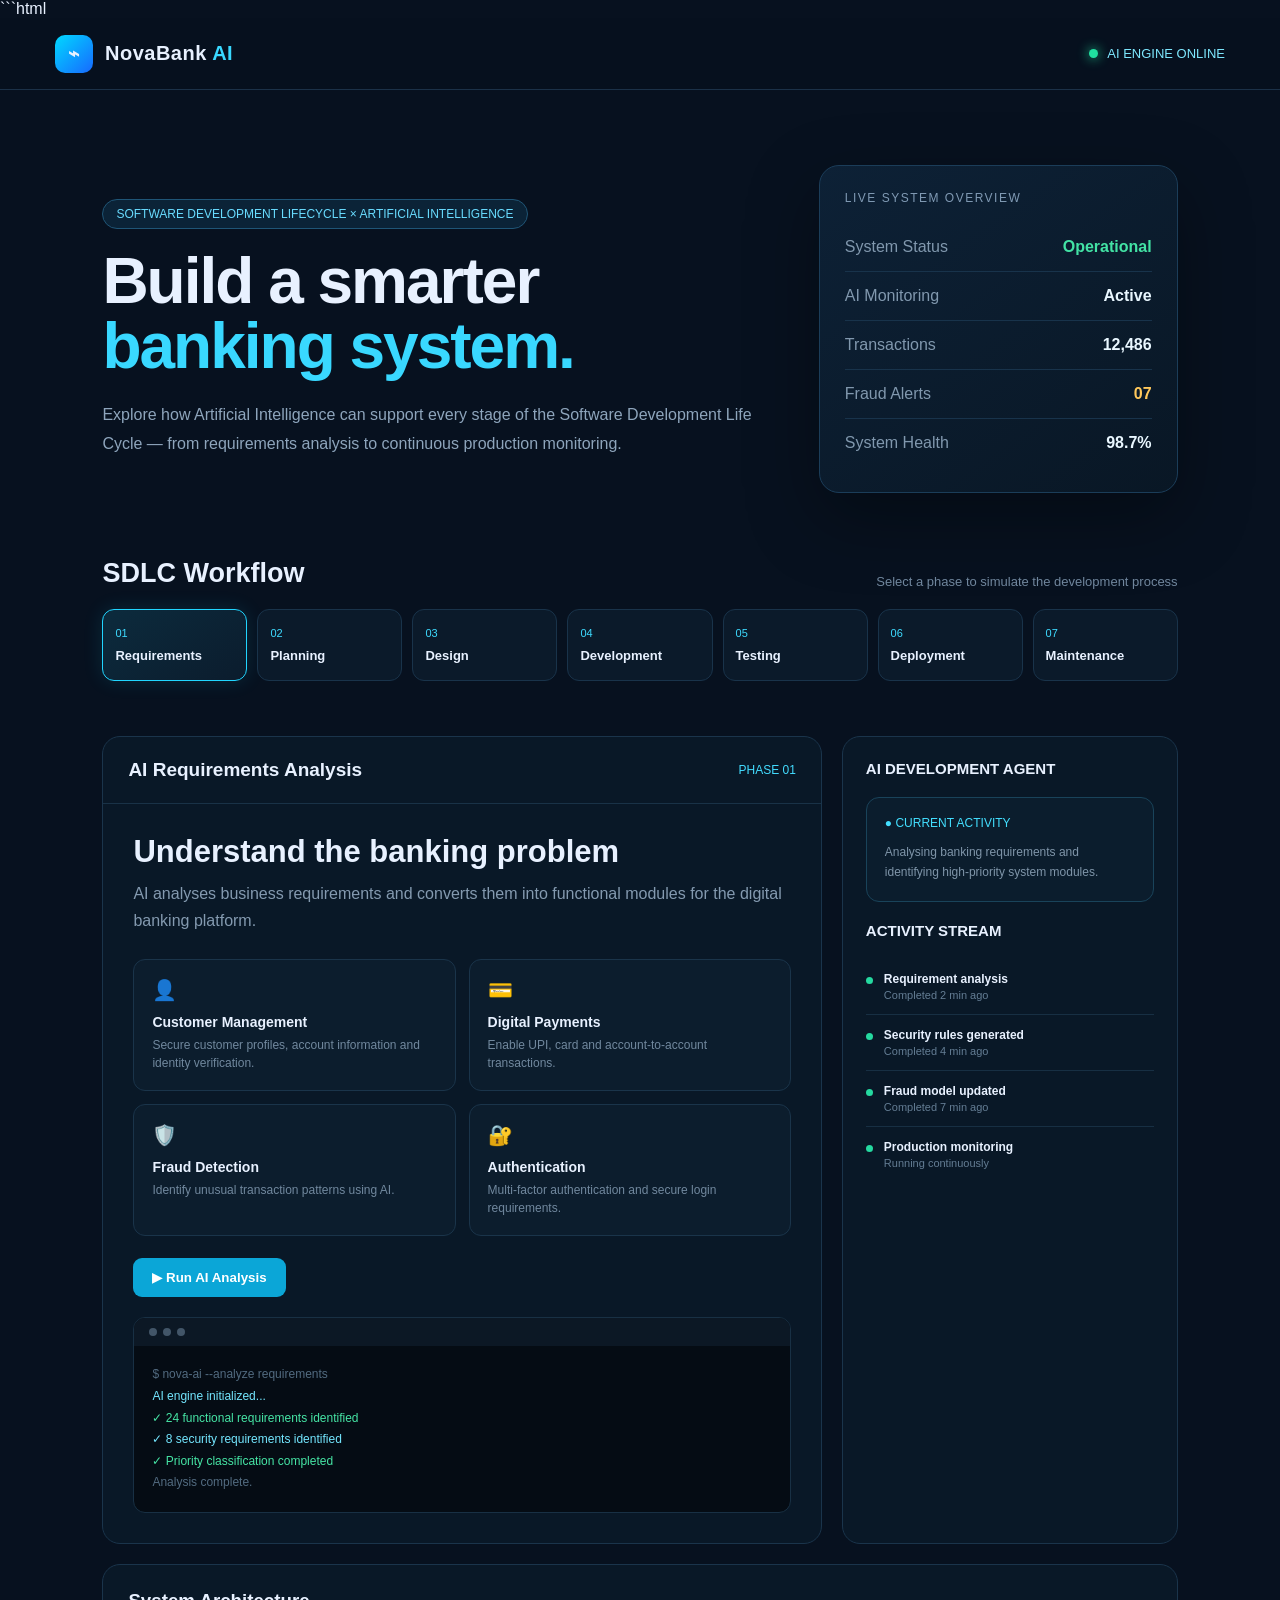
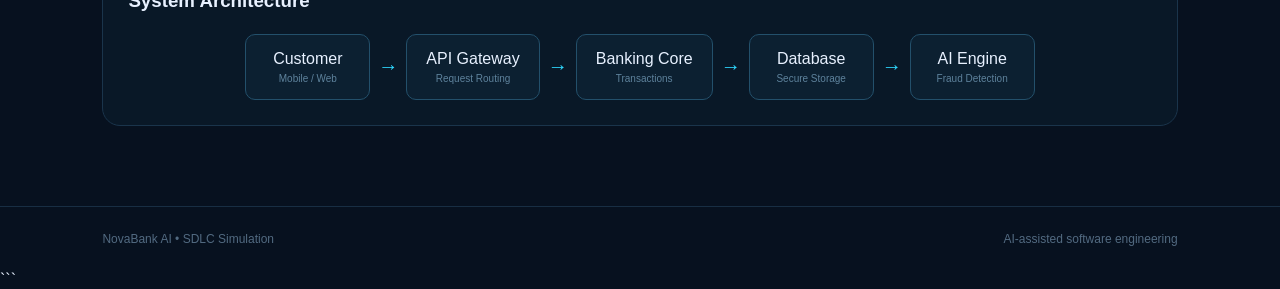
<file: index.html>
```html
<!DOCTYPE html>
<html lang="en">
<head>
<meta charset="UTF-8">
<meta name="viewport" content="width=device-width, initial-scale=1.0">
<title>SDLC × AI | Smart Banking System</title>

<style>
    * {
        margin: 0;
        padding: 0;
        box-sizing: border-box;
        font-family: "Segoe UI", Arial, sans-serif;
    }

    body {
        background: #07111f;
        color: #e8f1ff;
        min-height: 100vh;
    }

    /* TOP NAVIGATION */

    header {
        height: 72px;
        border-bottom: 1px solid #1b3148;
        background: rgba(7,17,31,0.95);
        display: flex;
        align-items: center;
        justify-content: space-between;
        padding: 0 55px;
        position: sticky;
        top: 0;
        z-index: 100;
        backdrop-filter: blur(12px);
    }

    .logo {
        display: flex;
        align-items: center;
        gap: 12px;
        font-size: 20px;
        font-weight: 700;
        letter-spacing: 0.5px;
    }

    .logo-icon {
        width: 38px;
        height: 38px;
        border-radius: 10px;
        background: linear-gradient(135deg,#00d9ff,#1769ff);
        display: flex;
        align-items: center;
        justify-content: center;
        font-size: 19px;
    }

    .ai-status {
        display: flex;
        align-items: center;
        gap: 9px;
        color: #7ee8ff;
        font-size: 13px;
    }

    .pulse {
        width: 9px;
        height: 9px;
        background: #20e0a0;
        border-radius: 50%;
        box-shadow: 0 0 12px #20e0a0;
    }

    /* HERO */

    .hero {
        padding: 75px 8% 45px;
        display: grid;
        grid-template-columns: 1.3fr 0.7fr;
        gap: 50px;
        align-items: center;
    }

    .tag {
        display: inline-block;
        padding: 7px 13px;
        border: 1px solid #1f5576;
        background: #0b2337;
        color: #69dcff;
        border-radius: 20px;
        font-size: 12px;
        margin-bottom: 20px;
    }

    .hero h1 {
        font-size: clamp(42px, 5vw, 70px);
        line-height: 1.02;
        letter-spacing: -2px;
    }

    .hero h1 span {
        color: #39d8ff;
    }

    .hero p {
        margin-top: 22px;
        color: #8ea5bc;
        max-width: 650px;
        line-height: 1.8;
        font-size: 16px;
    }

    .hero-panel {
        border: 1px solid #1b3d59;
        background: linear-gradient(145deg,#0d2136,#091725);
        padding: 25px;
        border-radius: 20px;
        box-shadow: 0 25px 70px rgba(0,0,0,0.35);
    }

    .hero-panel-title {
        color: #809ab4;
        font-size: 12px;
        text-transform: uppercase;
        letter-spacing: 1.5px;
        margin-bottom: 18px;
    }

    .metric {
        display: flex;
        justify-content: space-between;
        padding: 15px 0;
        border-bottom: 1px solid #18334b;
    }

    .metric:last-child {
        border-bottom: none;
    }

    .metric span:first-child {
        color: #8198ae;
    }

    .metric strong {
        color: #e9f7ff;
    }

    /* SDLC NAVIGATION */

    .workflow {
        padding: 20px 8% 55px;
    }

    .section-heading {
        display: flex;
        justify-content: space-between;
        align-items: end;
        margin-bottom: 20px;
    }

    .section-heading h2 {
        font-size: 27px;
    }

    .section-heading p {
        color: #70869d;
        font-size: 13px;
    }

    .phase-container {
        display: grid;
        grid-template-columns: repeat(7,1fr);
        gap: 10px;
    }

    .phase {
        background: #0b1a2a;
        border: 1px solid #19334a;
        padding: 17px 12px;
        border-radius: 12px;
        cursor: pointer;
        transition: 0.25s;
        text-align: left;
    }

    .phase:hover {
        transform: translateY(-4px);
        border-color: #2b9dcc;
        background: #0d2236;
    }

    .phase.active {
        border-color: #21d5ff;
        background: linear-gradient(145deg,#0c2b3d,#0b1c2d);
        box-shadow: 0 0 20px rgba(33,213,255,0.12);
    }

    .phase-number {
        color: #3edbff;
        font-size: 11px;
        margin-bottom: 9px;
    }

    .phase-name {
        font-size: 13px;
        font-weight: 600;
    }

    /* MAIN WORKSPACE */

    .workspace {
        padding: 0 8% 80px;
    }

    .workspace-grid {
        display: grid;
        grid-template-columns: 1.5fr 0.7fr;
        gap: 20px;
    }

    .main-card,
    .side-card {
        background: #091827;
        border: 1px solid #1a344b;
        border-radius: 18px;
    }

    .main-card {
        min-height: 530px;
        overflow: hidden;
    }

    .card-header {
        padding: 22px 25px;
        border-bottom: 1px solid #193247;
        display: flex;
        justify-content: space-between;
        align-items: center;
    }

    .card-header h3 {
        font-size: 19px;
    }

    .phase-label {
        color: #43dcff;
        font-size: 12px;
    }

    .content {
        padding: 30px;
    }

    .content h2 {
        font-size: 31px;
        margin-bottom: 10px;
    }

    .content > p {
        color: #849ab0;
        line-height: 1.7;
        margin-bottom: 25px;
    }

    /* DATA ITEMS */

    .data-grid {
        display: grid;
        grid-template-columns: repeat(2,1fr);
        gap: 13px;
    }

    .data-item {
        border: 1px solid #1a344a;
        background: #0c1d2d;
        padding: 18px;
        border-radius: 12px;
    }

    .data-item .icon {
        font-size: 20px;
        margin-bottom: 12px;
    }

    .data-item h4 {
        font-size: 14px;
        margin-bottom: 6px;
    }

    .data-item p {
        color: #71889e;
        font-size: 12px;
        line-height: 1.5;
    }

    /* AI TERMINAL */

    .terminal {
        margin-top: 20px;
        background: #050c14;
        border: 1px solid #183044;
        border-radius: 12px;
        overflow: hidden;
    }

    .terminal-top {
        background: #0c1825;
        padding: 10px 15px;
        display: flex;
        gap: 6px;
    }

    .dot {
        width: 8px;
        height: 8px;
        border-radius: 50%;
        background: #425568;
    }

    .terminal-body {
        padding: 18px;
        font-family: Consolas, monospace;
        font-size: 12px;
        line-height: 1.8;
        color: #74e7ff;
    }

    .terminal-body .muted {
        color: #526b80;
    }

    .terminal-body .success {
        color: #46e5a5;
    }

    .terminal-body .warning {
        color: #ffc85b;
    }

    /* SIDE PANEL */

    .side-card {
        padding: 23px;
    }

    .side-card h3 {
        font-size: 15px;
        margin-bottom: 20px;
    }

    .ai-box {
        background: #0b1d2d;
        border: 1px solid #19435a;
        padding: 18px;
        border-radius: 13px;
        margin-bottom: 20px;
    }

    .ai-box-title {
        color: #43dfff;
        font-size: 12px;
        margin-bottom: 12px;
    }

    .ai-box p {
        color: #7f95a9;
        font-size: 12px;
        line-height: 1.7;
    }

    .activity {
        padding: 13px 0;
        border-bottom: 1px solid #172f43;
        display: flex;
        gap: 11px;
    }

    .activity:last-child {
        border-bottom: none;
    }

    .activity-dot {
        width: 7px;
        height: 7px;
        margin-top: 5px;
        border-radius: 50%;
        background: #25d9a0;
        flex-shrink: 0;
    }

    .activity strong {
        font-size: 12px;
        display: block;
        margin-bottom: 3px;
    }

    .activity small {
        color: #647d94;
        font-size: 11px;
    }

    /* ARCHITECTURE */

    .architecture {
        margin-top: 20px;
        padding: 25px;
        border: 1px solid #1a344b;
        background: #091827;
        border-radius: 18px;
    }

    .architecture h3 {
        margin-bottom: 22px;
    }

    .arch-flow {
        display: flex;
        align-items: center;
        justify-content: center;
        flex-wrap: wrap;
        gap: 8px;
    }

    .arch-box {
        padding: 15px 19px;
        border: 1px solid #23506b;
        border-radius: 10px;
        background: #0c2031;
        text-align: center;
        min-width: 125px;
    }

    .arch-box span {
        display: block;
        color: #5e829c;
        font-size: 10px;
        margin-top: 5px;
    }

    .arrow {
        color: #2fd8ff;
        font-size: 20px;
    }

    /* BUTTON */

    .simulate-btn {
        margin-top: 22px;
        border: none;
        padding: 12px 19px;
        border-radius: 9px;
        background: #0ba6d7;
        color: white;
        cursor: pointer;
        font-weight: 600;
        transition: 0.2s;
    }

    .simulate-btn:hover {
        background: #0cc4f5;
        transform: translateY(-2px);
    }

    /* FOOTER */

    footer {
        border-top: 1px solid #182e43;
        padding: 25px 8%;
        color: #526a81;
        font-size: 12px;
        display: flex;
        justify-content: space-between;
    }

    @media(max-width:1000px) {
        .hero,
        .workspace-grid {
            grid-template-columns: 1fr;
        }

        .phase-container {
            grid-template-columns: repeat(4,1fr);
        }
    }

    @media(max-width:650px) {
        header {
            padding: 0 20px;
        }

        .hero,
        .workflow,
        .workspace {
            padding-left: 5%;
            padding-right: 5%;
        }

        .phase-container {
            grid-template-columns: repeat(2,1fr);
        }

        .data-grid {
            grid-template-columns: 1fr;
        }

        footer {
            padding: 20px;
        }
    }
</style>
</head>

<body>

<header>
    <div class="logo">
        <div class="logo-icon">⌁</div>
        <div>NovaBank <span style="color:#39d8ff;">AI</span></div>
    </div>

    <div class="ai-status">
        <div class="pulse"></div>
        AI ENGINE ONLINE
    </div>
</header>


<section class="hero">

    <div>
        <div class="tag">SOFTWARE DEVELOPMENT LIFECYCLE × ARTIFICIAL INTELLIGENCE</div>

        <h1>
            Build a smarter<br>
            <span>banking system.</span>
        </h1>

        <p>
            Explore how Artificial Intelligence can support every stage of
            the Software Development Life Cycle — from requirements analysis
            to continuous production monitoring.
        </p>
    </div>

    <div class="hero-panel">

        <div class="hero-panel-title">
            LIVE SYSTEM OVERVIEW
        </div>

        <div class="metric">
            <span>System Status</span>
            <strong style="color:#43e3a5;">Operational</strong>
        </div>

        <div class="metric">
            <span>AI Monitoring</span>
            <strong>Active</strong>
        </div>

        <div class="metric">
            <span>Transactions</span>
            <strong>12,486</strong>
        </div>

        <div class="metric">
            <span>Fraud Alerts</span>
            <strong style="color:#ffc85b;">07</strong>
        </div>

        <div class="metric">
            <span>System Health</span>
            <strong>98.7%</strong>
        </div>

    </div>

</section>


<section class="workflow">

    <div class="section-heading">
        <div>
            <h2>SDLC Workflow</h2>
        </div>

        <p>Select a phase to simulate the development process</p>
    </div>

    <div class="phase-container">

        <div class="phase active" onclick="showPhase(0)">
            <div class="phase-number">01</div>
            <div class="phase-name">Requirements</div>
        </div>

        <div class="phase" onclick="showPhase(1)">
            <div class="phase-number">02</div>
            <div class="phase-name">Planning</div>
        </div>

        <div class="phase" onclick="showPhase(2)">
            <div class="phase-number">03</div>
            <div class="phase-name">Design</div>
        </div>

        <div class="phase" onclick="showPhase(3)">
            <div class="phase-number">04</div>
            <div class="phase-name">Development</div>
        </div>

        <div class="phase" onclick="showPhase(4)">
            <div class="phase-number">05</div>
            <div class="phase-name">Testing</div>
        </div>

        <div class="phase" onclick="showPhase(5)">
            <div class="phase-number">06</div>
            <div class="phase-name">Deployment</div>
        </div>

        <div class="phase" onclick="showPhase(6)">
            <div class="phase-number">07</div>
            <div class="phase-name">Maintenance</div>
        </div>

    </div>

</section>


<section class="workspace">

    <div class="workspace-grid">

        <div class="main-card">

            <div class="card-header">
                <h3 id="phaseTitle">AI Requirements Analysis</h3>
                <div class="phase-label" id="phaseLabel">PHASE 01</div>
            </div>

            <div class="content">

                <h2 id="mainHeading">
                    Understand the banking problem
                </h2>

                <p id="mainDescription">
                    AI analyses business requirements and converts them into
                    functional modules for the digital banking platform.
                </p>

                <div class="data-grid" id="dataGrid">

                    <div class="data-item">
                        <div class="icon">👤</div>
                        <h4>Customer Management</h4>
                        <p>
                            Secure customer profiles, account information
                            and identity verification.
                        </p>
                    </div>

                    <div class="data-item">
                        <div class="icon">💳</div>
                        <h4>Digital Payments</h4>
                        <p>
                            Enable UPI, card and account-to-account
                            transactions.
                        </p>
                    </div>

                    <div class="data-item">
                        <div class="icon">🛡️</div>
                        <h4>Fraud Detection</h4>
                        <p>
                            Identify unusual transaction patterns using AI.
                        </p>
                    </div>

                    <div class="data-item">
                        <div class="icon">🔐</div>
                        <h4>Authentication</h4>
                        <p>
                            Multi-factor authentication and secure login
                            requirements.
                        </p>
                    </div>

                </div>

                <button class="simulate-btn" onclick="runSimulation()">
                    ▶ Run AI Analysis
                </button>

                <div class="terminal">

                    <div class="terminal-top">
                        <div class="dot"></div>
                        <div class="dot"></div>
                        <div class="dot"></div>
                    </div>

                    <div class="terminal-body" id="terminal">

                        <div class="muted">
                            $ nova-ai --analyze requirements
                        </div>

                        <div>
                            AI engine initialized...
                        </div>

                        <div class="success">
                            ✓ 24 functional requirements identified
                        </div>

                        <div>
                            ✓ 8 security requirements identified
                        </div>

                        <div class="success">
                            ✓ Priority classification completed
                        </div>

                        <div class="muted">
                            Analysis complete.
                        </div>

                    </div>

                </div>

            </div>

        </div>


        <div class="side-card">

            <h3>AI DEVELOPMENT AGENT</h3>

            <div class="ai-box">

                <div class="ai-box-title">
                    ● CURRENT ACTIVITY
                </div>

                <p id="aiMessage">
                    Analysing banking requirements and identifying
                    high-priority system modules.
                </p>

            </div>

            <h3>ACTIVITY STREAM</h3>

            <div class="activity">
                <div class="activity-dot"></div>

                <div>
                    <strong>Requirement analysis</strong>
                    <small>Completed 2 min ago</small>
                </div>
            </div>

            <div class="activity">
                <div class="activity-dot"></div>

                <div>
                    <strong>Security rules generated</strong>
                    <small>Completed 4 min ago</small>
                </div>
            </div>

            <div class="activity">
                <div class="activity-dot"></div>

                <div>
                    <strong>Fraud model updated</strong>
                    <small>Completed 7 min ago</small>
                </div>
            </div>

            <div class="activity">
                <div class="activity-dot"></div>

                <div>
                    <strong>Production monitoring</strong>
                    <small>Running continuously</small>
                </div>
            </div>

        </div>

    </div>


    <div class="architecture">

        <h3>System Architecture</h3>

        <div class="arch-flow">

            <div class="arch-box">
                Customer
                <span>Mobile / Web</span>
            </div>

            <div class="arrow">→</div>

            <div class="arch-box">
                API Gateway
                <span>Request Routing</span>
            </div>

            <div class="arrow">→</div>

            <div class="arch-box">
                Banking Core
                <span>Transactions</span>
            </div>

            <div class="arrow">→</div>

            <div class="arch-box">
                Database
                <span>Secure Storage</span>
            </div>

            <div class="arrow">→</div>

            <div class="arch-box">
                AI Engine
                <span>Fraud Detection</span>
            </div>

        </div>

    </div>

</section>


<footer>
    <div>NovaBank AI • SDLC Simulation</div>
    <div>AI-assisted software engineering</div>
</footer>


<script>

const phases = [

    {
        title: "AI Requirements Analysis",
        heading: "Understand the banking problem",
        description:
        "AI analyses business requirements and converts them into functional modules for the digital banking platform.",

        items: [
            ["👤","Customer Management","Secure customer profiles, account information and identity verification."],
            ["💳","Digital Payments","Enable UPI, card and account-to-account transactions."],
            ["🛡️","Fraud Detection","Identify unusual transaction patterns using AI."],
            ["🔐","Authentication","Multi-factor authentication and secure login requirements."]
        ],

        message:
        "Analysing banking requirements and identifying high-priority system modules."
    },

    {
        title: "AI-Assisted Project Planning",
        heading: "Plan the development lifecycle",
        description:
        "AI converts requirements into development tasks, estimates complexity and identifies potential project risks.",

        items: [
            ["📋","Task Generation","Break requirements into development tasks."],
            ["⚡","Priority Analysis","Identify critical banking features first."],
            ["⏱️","Effort Estimation","Estimate development complexity."],
            ["⚠️","Risk Detection","Identify security and operational risks."]
        ],

        message:
        "Generating development tasks and analysing project risks."
    },

    {
        title: "Intelligent System Design",
        heading: "Design the banking architecture",
        description:
        "The system architecture connects customers, APIs, banking services, databases and AI security services.",

        items: [
            ["🌐","API Layer","Handles requests between applications and banking services."],
            ["🏦","Banking Core","Processes accounts, payments and transactions."],
            ["🗄️","Data Layer","Stores customer and transaction information securely."],
            ["🤖","AI Layer","Analyses transactions for fraud and anomalies."]
        ],

        message:
        "Evaluating architecture and recommending secure service boundaries."
    },

    {
        title: "AI-Assisted Development",
        heading: "Build the banking modules",
        description:
        "Development teams implement the planned features while AI assists with code generation, debugging and documentation.",

        items: [
            ["🔑","Authentication","Secure login and multi-factor authentication."],
            ["💰","Transactions","Transfer and payment processing."],
            ["📱","Banking Dashboard","Account balance and transaction history."],
            ["🤖","AI Fraud Engine","Real-time transaction risk analysis."]
        ],

        message:
        "AI coding agent is assisting developers with banking modules."
    },

    {
        title: "AI-Powered Testing",
        heading: "Test real banking scenarios",
        description:
        "AI generates test cases and analyses transaction behaviour to identify functional, security and performance issues.",

        items: [
            ["✓","Login Testing","Authentication scenarios verified."],
            ["✓","Payment Testing","Transaction calculations validated."],
            ["⚠","Fraud Scenario","Suspicious transaction detected."],
            ["✓","Performance Testing","API response within threshold."]
        ],

        message:
        "Running automated test scenarios and analysing suspicious transactions."
    },

    {
        title: "Production Deployment",
        heading: "Move the system into production",
        description:
        "The tested banking platform is deployed to production infrastructure with continuous AI monitoring.",

        items: [
            ["☁️","Cloud Infrastructure","Banking services deployed to scalable servers."],
            ["📡","API Monitoring","Real-time API health tracking."],
            ["👥","Active Users","Monitor customer activity."],
            ["🛡️","Security Monitoring","AI continuously scans for anomalies."]
        ],

        message:
        "Production environment is live. AI monitoring is active."
    },

    {
        title: "Continuous AI Maintenance",
        heading: "Keep the banking system reliable",
        description:
        "AI continuously monitors the production system, detects anomalies and helps teams identify improvements.",

        items: [
            ["📊","Performance","Monitor response times and system health."],
            ["🚨","Anomaly Detection","Identify unusual system behaviour."],
            ["🔒","Security Updates","Detect emerging security risks."],
            ["🔄","Optimization","Recommend system improvements."]
        ],

        message:
        "Monitoring production behaviour and searching for optimization opportunities."
    }

];


function showPhase(index) {

    const phaseButtons = document.querySelectorAll(".phase");

    phaseButtons.forEach((button, i) => {
        button.classList.toggle("active", i === index);
    });

    const data = phases[index];

    document.getElementById("phaseTitle").textContent = data.title;

    document.getElementById("phaseLabel").textContent =
        "PHASE " + String(index + 1).padStart(2,"0");

    document.getElementById("mainHeading").textContent =
        data.heading;

    document.getElementById("mainDescription").textContent =
        data.description;

    document.getElementById("aiMessage").textContent =
        data.message;

    const grid = document.getElementById("dataGrid");

    grid.innerHTML = "";

    data.items.forEach(item => {

        const card = document.createElement("div");

        card.className = "data-item";

        card.innerHTML = `
            <div class="icon">${item[0]}</div>
            <h4>${item[1]}</h4>
            <p>${item[2]}</p>
        `;

        grid.appendChild(card);

    });

    document.getElementById("terminal").innerHTML = `
        <div class="muted">$ nova-ai --run-phase ${index + 1}</div>
        <div>AI agent initialized...</div>
        <div class="success">✓ Phase analysis started</div>
        <div>✓ Banking workflow analysed</div>
        <div class="success">✓ AI recommendations generated</div>
        <div class="muted">Process complete.</div>
    `;
}


function runSimulation() {

    const terminal = document.getElementById("terminal");

    terminal.innerHTML = `
        <div class="muted">$ nova-ai --live-analysis</div>
        <div>Connecting to AI engine...</div>
    `;

    setTimeout(() => {

        terminal.innerHTML += `
            <div>Analysing banking workflow...</div>
            <div class="success">✓ Customer behaviour analysed</div>
            <div class="success">✓ Security rules validated</div>
            <div class="warning">⚠ 1 suspicious transaction pattern detected</div>
            <div class="success">✓ Risk model recommendation generated</div>
            <div class="muted">AI analysis complete.</div>
        `;

    },1000);

}

</script>

</body>
</html>
```
</file>
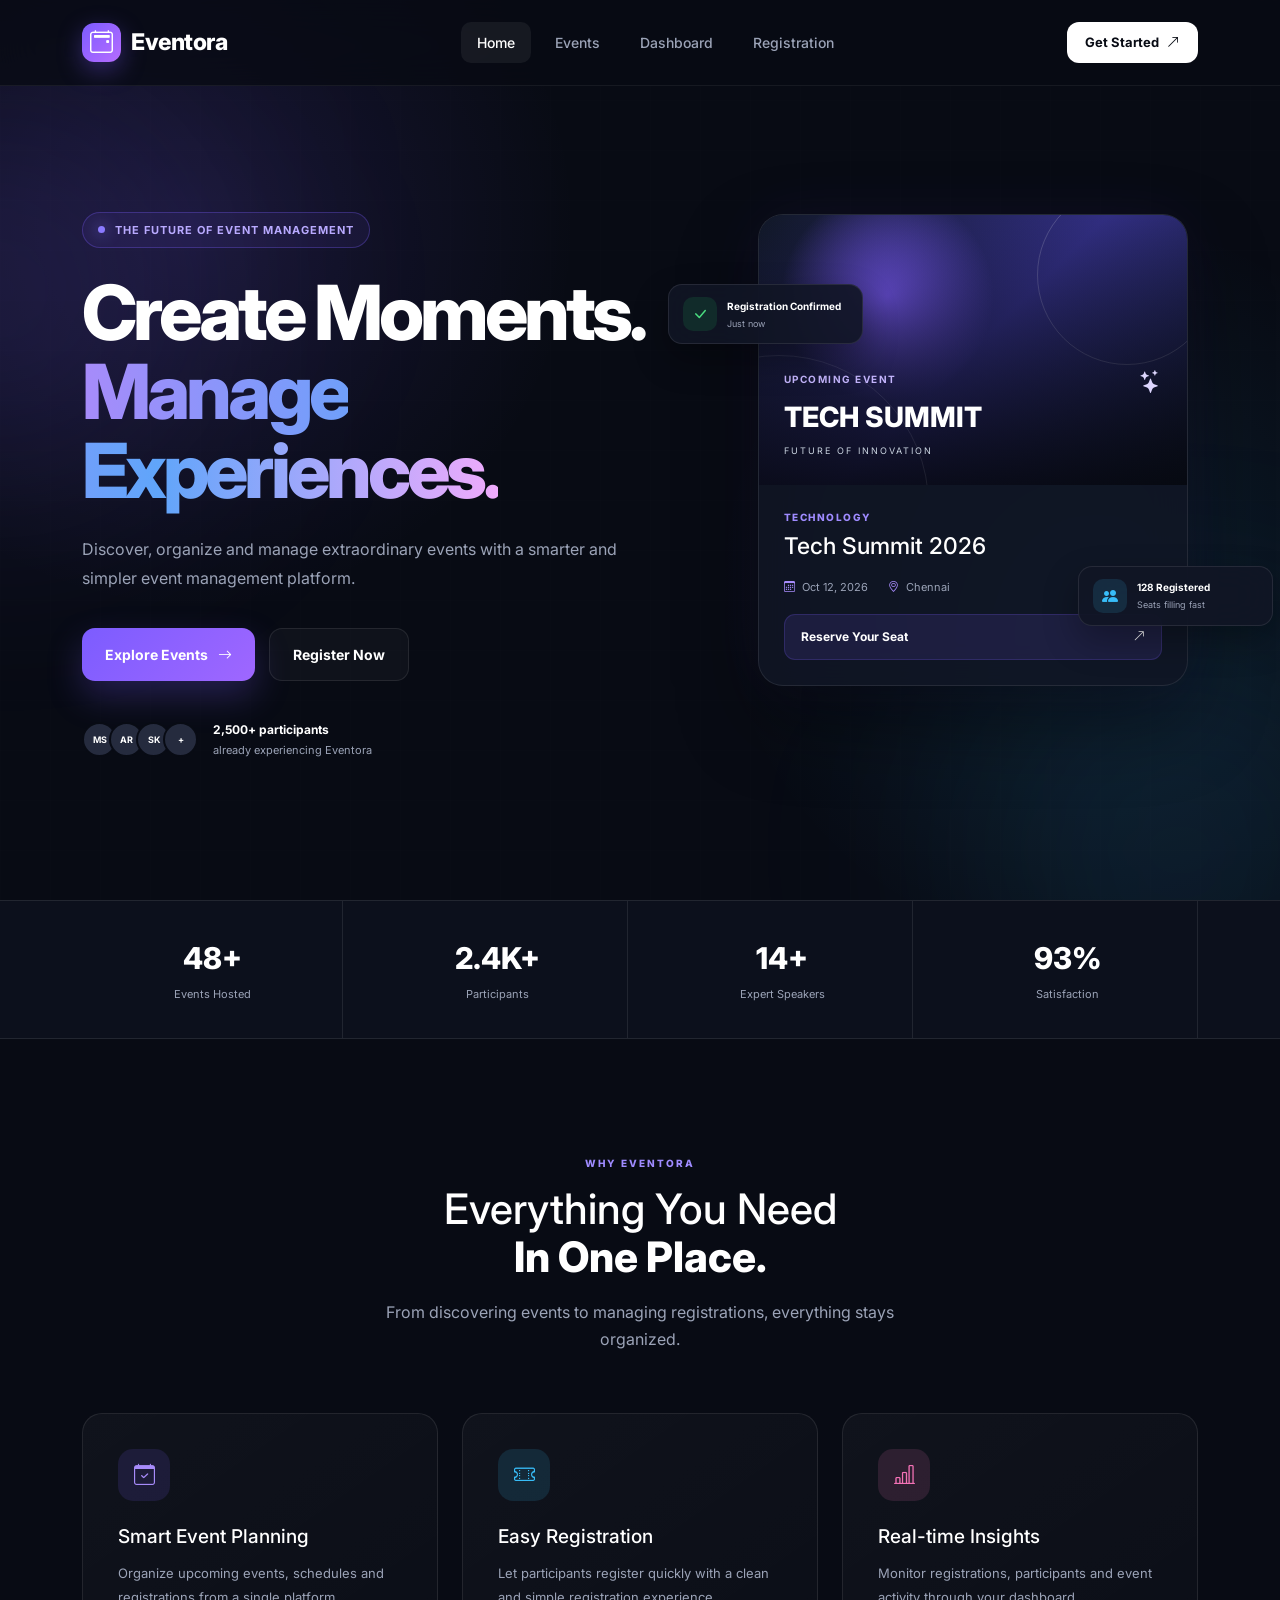
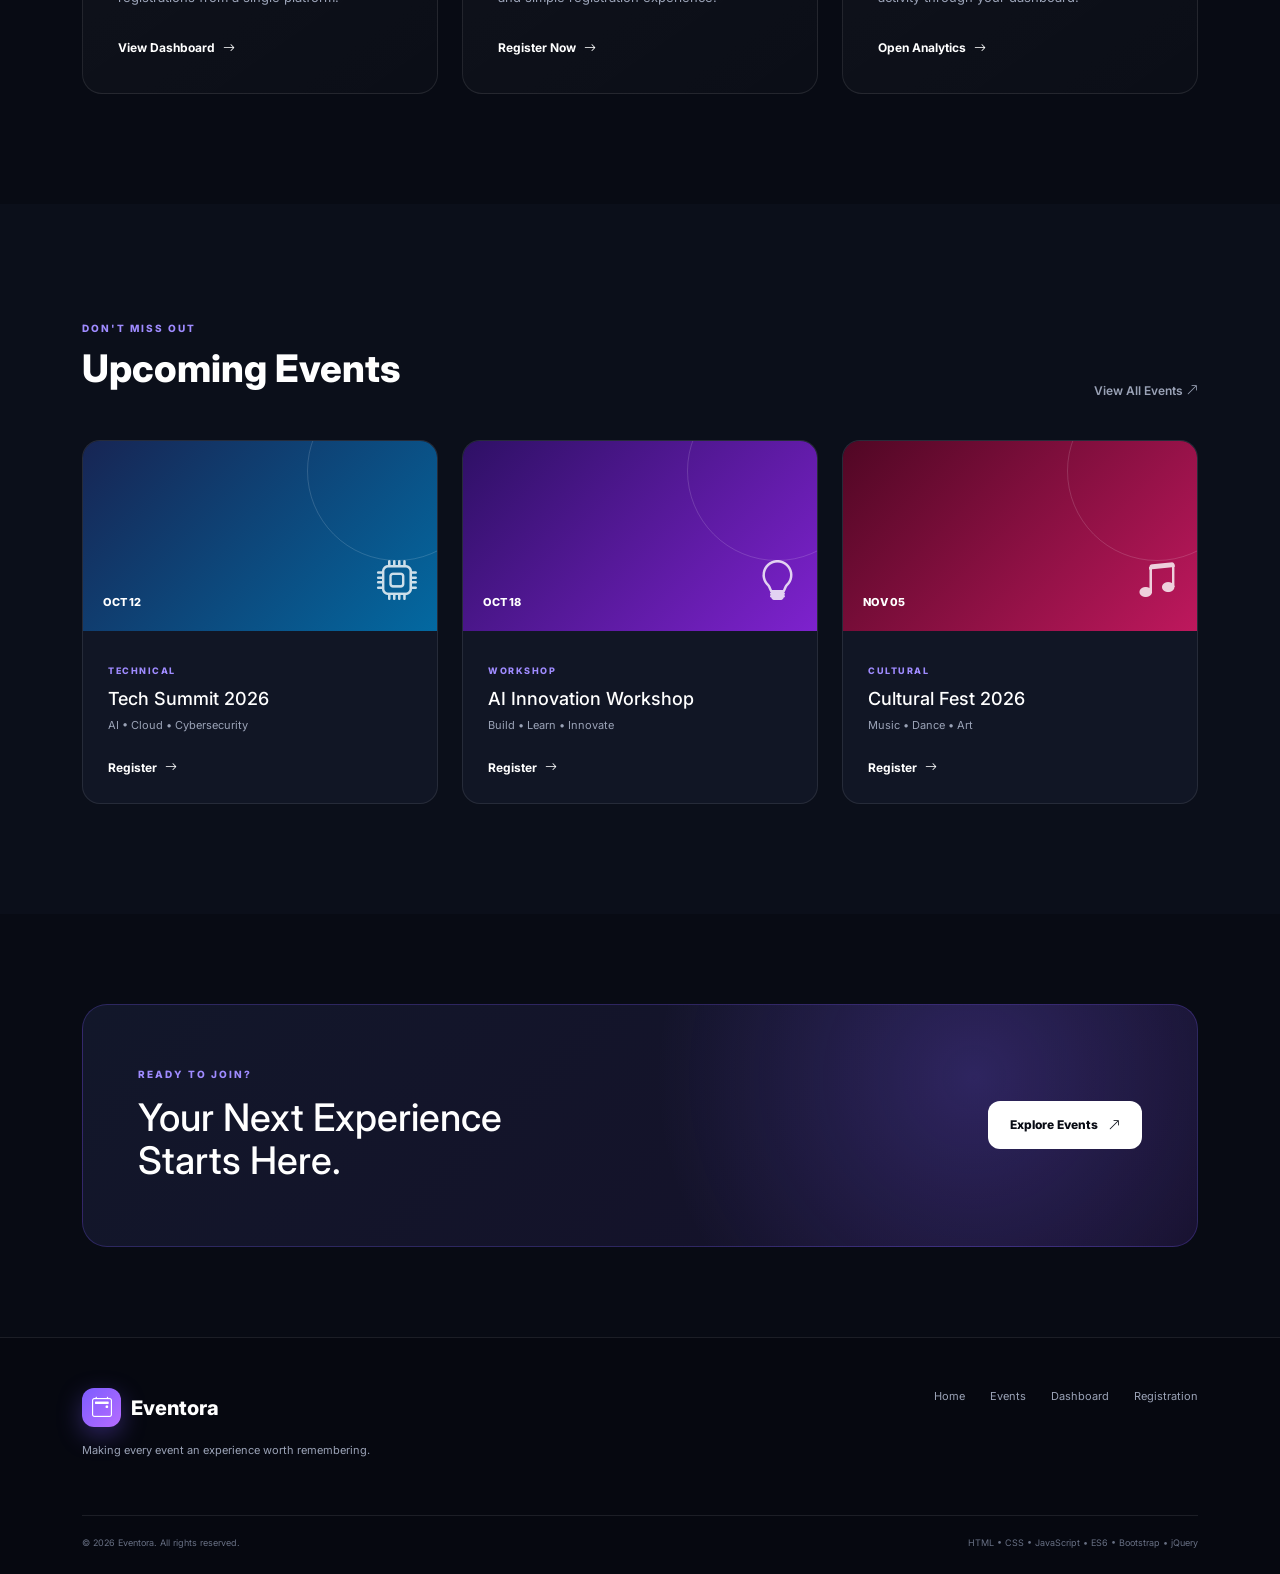
<file: Module 3 - Task 1/index.html>
<!DOCTYPE html>
<html lang="en">

<head>
    <meta charset="UTF-8">
    <meta name="viewport" content="width=device-width, initial-scale=1.0">

    <title>Eventora | Event Management</title>

    <!-- Bootstrap CSS -->
    <link
        href="https://cdn.jsdelivr.net/npm/bootstrap@5.3.3/dist/css/bootstrap.min.css"
        rel="stylesheet">

    <!-- Bootstrap Icons -->
    <link
        rel="stylesheet"
        href="https://cdn.jsdelivr.net/npm/bootstrap-icons@1.11.3/font/bootstrap-icons.min.css">

    <!-- Google Font -->
    <link
        href="https://fonts.googleapis.com/css2?family=Inter:wght@400;500;600;700;800&display=swap"
        rel="stylesheet">

    <!-- Our CSS -->
    <link rel="stylesheet" href="style.css">
</head>

<body data-page="home">

    <!-- NAVBAR -->
    <nav class="navbar navbar-expand-lg navbar-dark fixed-top" id="mainNavbar">

        <div class="container">

            <a class="navbar-brand" href="index.html">

                <span class="brand-logo">
                    <i class="bi bi-calendar2-event"></i>
                </span>

                <span>Eventora</span>

            </a>

            <button
                class="navbar-toggler"
                type="button"
                data-bs-toggle="collapse"
                data-bs-target="#navbarMenu">

                <i class="bi bi-list"></i>

            </button>

            <div class="collapse navbar-collapse" id="navbarMenu">

                <ul class="navbar-nav mx-auto">

                    <li class="nav-item">
                        <a class="nav-link active" data-page="home" href="index.html">
                            Home
                        </a>
                    </li>

                    <li class="nav-item">
                        <a class="nav-link" data-page="events" href="events.html">
                            Events
                        </a>
                    </li>

                    <li class="nav-item">
                        <a class="nav-link" data-page="dashboard" href="dashboard.html">
                            Dashboard
                        </a>
                    </li>

                    <li class="nav-item">
                        <a class="nav-link" data-page="registration" href="registration.html">
                            Registration
                        </a>
                    </li>

                </ul>

                <a href="registration.html" class="nav-button">
                    Get Started
                    <i class="bi bi-arrow-up-right"></i>
                </a>

            </div>

        </div>

    </nav>


    <!-- HERO -->
    <section class="hero-section">

        <div class="hero-glow glow-one"></div>
        <div class="hero-glow glow-two"></div>

        <div class="container">

            <div class="row align-items-center min-vh-100">

                <!-- HERO LEFT -->
                <div class="col-lg-7">

                    <div class="hero-content">

                        <div class="hero-badge">
                            <span class="pulse-dot"></span>
                            THE FUTURE OF EVENT MANAGEMENT
                        </div>

                        <h1>
                            Create Moments.
                            <br>
                            <span>Manage Experiences.</span>
                        </h1>

                        <p>
                            Discover, organize and manage extraordinary
                            events with a smarter and simpler event
                            management platform.
                        </p>

                        <div class="hero-buttons">

                            <a href="events.html" class="primary-btn">
                                Explore Events
                                <i class="bi bi-arrow-right"></i>
                            </a>

                            <a href="registration.html" class="outline-btn">
                                Register Now
                            </a>

                        </div>

                        <div class="hero-trust">

                            <div class="avatar-stack">
                                <span>MS</span>
                                <span>AR</span>
                                <span>SK</span>
                                <span>+</span>
                            </div>

                            <div>
                                <strong>2,500+ participants</strong>
                                <small>already experiencing Eventora</small>
                            </div>

                        </div>

                    </div>

                </div>


                <!-- HERO RIGHT -->
                <div class="col-lg-5">

                    <div class="hero-event-wrapper">

                        <!-- FLOATING CARD -->
                        <div class="floating-notification notification-one">

                            <div class="notification-icon success">
                                <i class="bi bi-check-lg"></i>
                            </div>

                            <div>
                                <strong>Registration Confirmed</strong>
                                <small>Just now</small>
                            </div>

                        </div>


                        <!-- EVENT CARD -->
                        <div class="hero-event-card">

                            <div class="event-cover">

                                <div class="cover-overlay"></div>

                                <div class="cover-content">

                                    <span>UPCOMING EVENT</span>

                                    <i class="bi bi-stars"></i>

                                    <h4>TECH SUMMIT</h4>

                                    <small>FUTURE OF INNOVATION</small>

                                </div>

                            </div>


                            <div class="hero-event-body">

                                <div class="event-category">
                                    TECHNOLOGY
                                </div>

                                <h3>Tech Summit 2026</h3>

                                <div class="event-details">

                                    <div>
                                        <i class="bi bi-calendar3"></i>
                                        <span>Oct 12, 2026</span>
                                    </div>

                                    <div>
                                        <i class="bi bi-geo-alt"></i>
                                        <span>Chennai</span>
                                    </div>

                                </div>

                                <a href="registration.html" class="event-card-btn">
                                    Reserve Your Seat
                                    <i class="bi bi-arrow-up-right"></i>
                                </a>

                            </div>

                        </div>


                        <!-- SECOND FLOATING CARD -->
                        <div class="floating-notification notification-two">

                            <div class="notification-icon people">
                                <i class="bi bi-people-fill"></i>
                            </div>

                            <div>
                                <strong>128 Registered</strong>
                                <small>Seats filling fast</small>
                            </div>

                        </div>

                    </div>

                </div>

            </div>

        </div>

    </section>


    <!-- STATS -->
    <section class="quick-stats">

        <div class="container">

            <div class="row">

                <div class="col-md-3">
                    <div class="stat-box">
                        <strong>50+</strong>
                        <span>Events Hosted</span>
                    </div>
                </div>

                <div class="col-md-3">
                    <div class="stat-box">
                        <strong>2.5K+</strong>
                        <span>Participants</span>
                    </div>
                </div>

                <div class="col-md-3">
                    <div class="stat-box">
                        <strong>15+</strong>
                        <span>Expert Speakers</span>
                    </div>
                </div>

                <div class="col-md-3">
                    <div class="stat-box">
                        <strong>98%</strong>
                        <span>Satisfaction</span>
                    </div>
                </div>

            </div>

        </div>

    </section>


    <!-- WHY EVENTORA -->
    <section class="why-section">

        <div class="container">

            <div class="section-heading text-center">

                <span>WHY EVENTORA</span>

                <h2>
                    Everything You Need
                    <br>
                    <strong>In One Place.</strong>
                </h2>

                <p>
                    From discovering events to managing registrations,
                    everything stays organized.
                </p>

            </div>


            <div class="row g-4">

                <div class="col-lg-4">

                    <div class="feature-card">

                        <div class="feature-icon purple">
                            <i class="bi bi-calendar-check"></i>
                        </div>

                        <h3>Smart Event Planning</h3>

                        <p>
                            Organize upcoming events, schedules and
                            registrations from a single platform.
                        </p>

                        <a href="dashboard.html">
                            View Dashboard
                            <i class="bi bi-arrow-right"></i>
                        </a>

                    </div>

                </div>


                <div class="col-lg-4">

                    <div class="feature-card">

                        <div class="feature-icon blue">
                            <i class="bi bi-ticket-perforated"></i>
                        </div>

                        <h3>Easy Registration</h3>

                        <p>
                            Let participants register quickly with a
                            clean and simple registration experience.
                        </p>

                        <a href="registration.html">
                            Register Now
                            <i class="bi bi-arrow-right"></i>
                        </a>

                    </div>

                </div>


                <div class="col-lg-4">

                    <div class="feature-card">

                        <div class="feature-icon pink">
                            <i class="bi bi-bar-chart-line"></i>
                        </div>

                        <h3>Real-time Insights</h3>

                        <p>
                            Monitor registrations, participants and
                            event activity through your dashboard.
                        </p>

                        <a href="dashboard.html">
                            Open Analytics
                            <i class="bi bi-arrow-right"></i>
                        </a>

                    </div>

                </div>

            </div>

        </div>

    </section>


    <!-- UPCOMING EVENTS -->
    <section class="preview-section">

        <div class="container">

            <div class="section-header-flex">

                <div>
                    <span>DON'T MISS OUT</span>
                    <h2>Upcoming Events</h2>
                </div>

                <a href="events.html" class="view-all">
                    View All Events
                    <i class="bi bi-arrow-up-right"></i>
                </a>

            </div>


            <div class="row g-4">

                <div class="col-lg-4">

                    <div class="small-event-card">

                        <div class="small-event-cover blue-cover">
                            <span>OCT 12</span>
                            <i class="bi bi-cpu"></i>
                        </div>

                        <div class="small-event-content">

                            <small>TECHNICAL</small>

                            <h3>Tech Summit 2026</h3>

                            <p>AI • Cloud • Cybersecurity</p>

                            <a href="registration.html">
                                Register
                                <i class="bi bi-arrow-right"></i>
                            </a>

                        </div>

                    </div>

                </div>


                <div class="col-lg-4">

                    <div class="small-event-card">

                        <div class="small-event-cover purple-cover">
                            <span>OCT 18</span>
                            <i class="bi bi-lightbulb"></i>
                        </div>

                        <div class="small-event-content">

                            <small>WORKSHOP</small>

                            <h3>AI Innovation Workshop</h3>

                            <p>Build • Learn • Innovate</p>

                            <a href="registration.html">
                                Register
                                <i class="bi bi-arrow-right"></i>
                            </a>

                        </div>

                    </div>

                </div>


                <div class="col-lg-4">

                    <div class="small-event-card">

                        <div class="small-event-cover pink-cover">
                            <span>NOV 05</span>
                            <i class="bi bi-music-note-beamed"></i>
                        </div>

                        <div class="small-event-content">

                            <small>CULTURAL</small>

                            <h3>Cultural Fest 2026</h3>

                            <p>Music • Dance • Art</p>

                            <a href="registration.html">
                                Register
                                <i class="bi bi-arrow-right"></i>
                            </a>

                        </div>

                    </div>

                </div>

            </div>

        </div>

    </section>


    <!-- CTA -->
    <section class="cta-section">

        <div class="container">

            <div class="cta-box">

                <div>
                    <span>READY TO JOIN?</span>

                    <h2>
                        Your Next Experience
                        <br>
                        Starts Here.
                    </h2>
                </div>

                <a href="events.html" class="cta-button">
                    Explore Events
                    <i class="bi bi-arrow-up-right"></i>
                </a>

            </div>

        </div>

    </section>


    <!-- FOOTER -->
    <footer>

        <div class="container">

            <div class="footer-top">

                <div>

                    <a href="index.html" class="footer-brand">

                        <span class="brand-logo">
                            <i class="bi bi-calendar2-event"></i>
                        </span>

                        Eventora

                    </a>

                    <p>
                        Making every event an experience
                        worth remembering.
                    </p>

                </div>


                <div class="footer-navigation">

                    <a href="index.html">Home</a>
                    <a href="events.html">Events</a>
                    <a href="dashboard.html">Dashboard</a>
                    <a href="registration.html">Registration</a>

                </div>

            </div>


            <div class="footer-bottom">

                <span>
                    © 2026 Eventora. All rights reserved.
                </span>

                <span>
                    HTML • CSS • JavaScript • ES6 • Bootstrap • jQuery
                </span>

            </div>

        </div>

    </footer>


    <!-- Bootstrap JS -->
    <script
        src="https://cdn.jsdelivr.net/npm/bootstrap@5.3.3/dist/js/bootstrap.bundle.min.js">
    </script>

    <!-- jQuery -->
    <script
        src="https://code.jquery.com/jquery-3.7.1.min.js">
    </script>

    <!-- Our JavaScript -->
    <script src="script.js"></script>

</body>

</html>
</file>
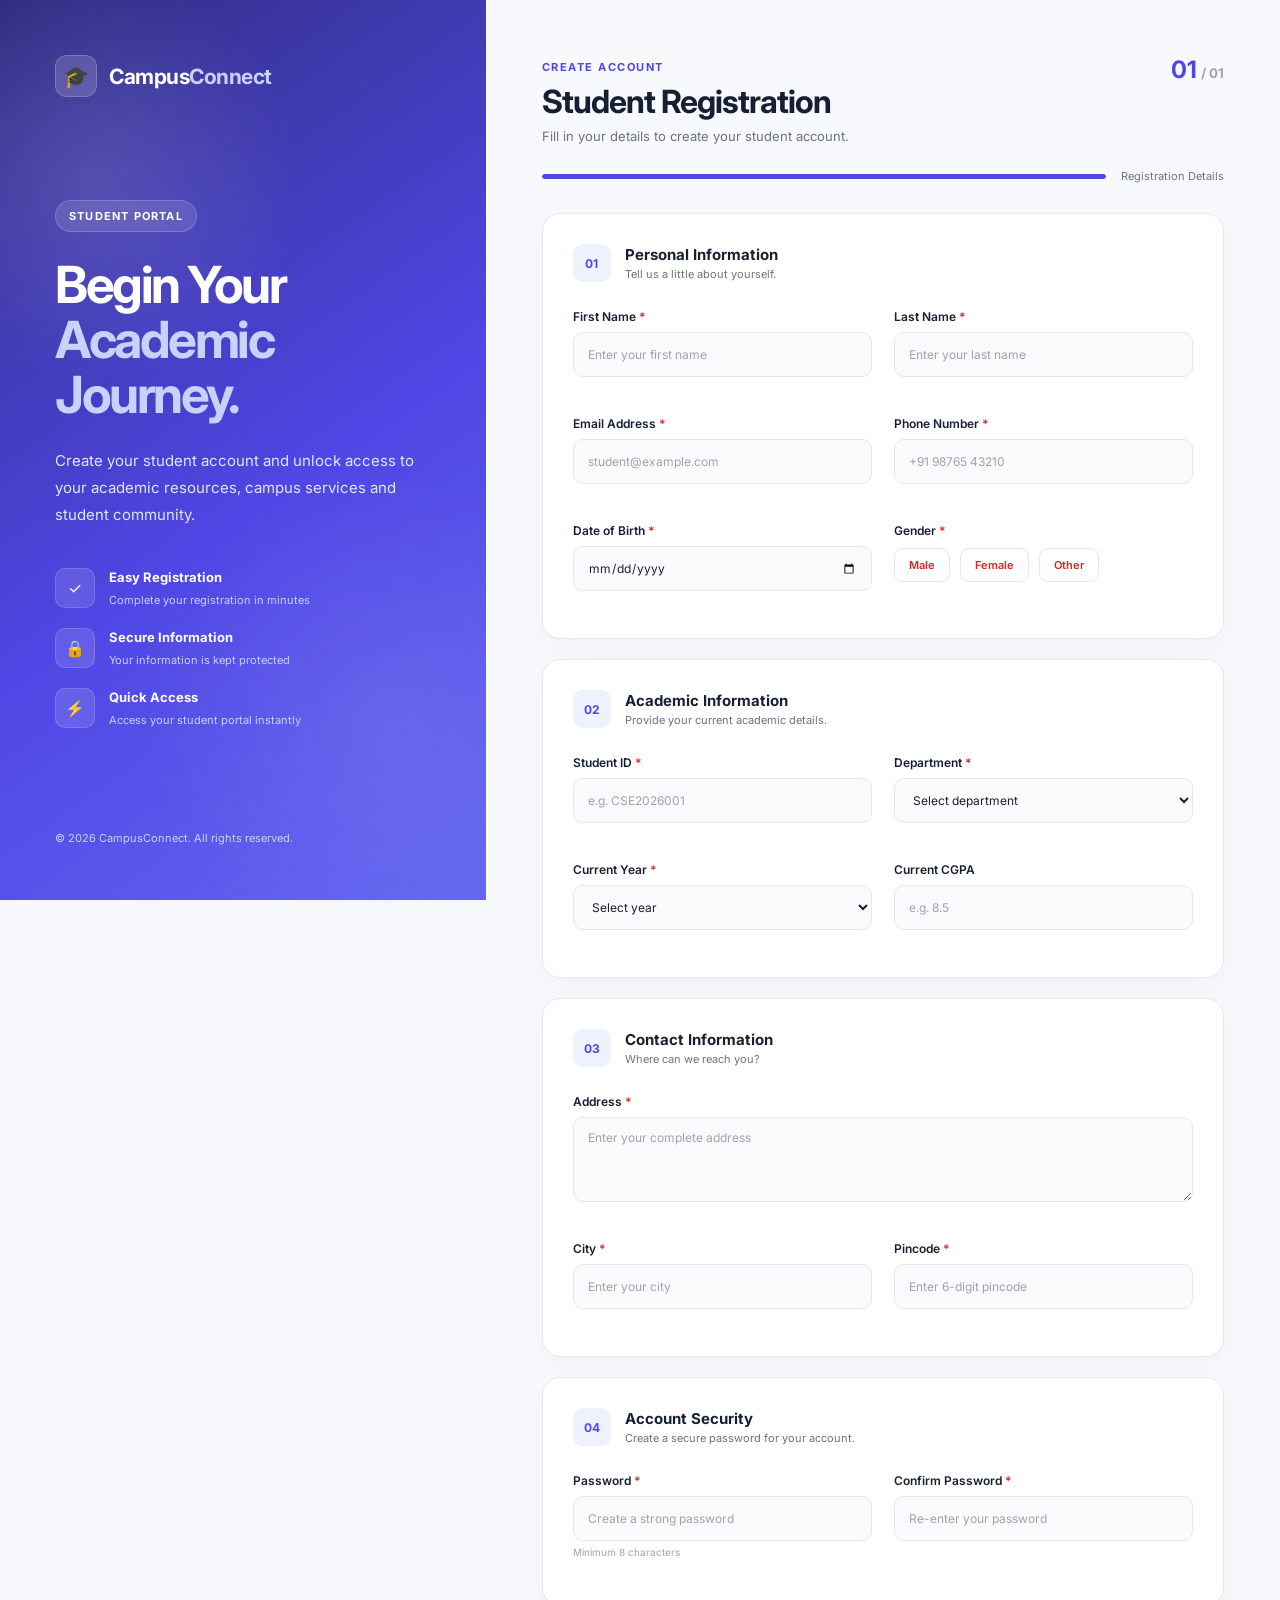
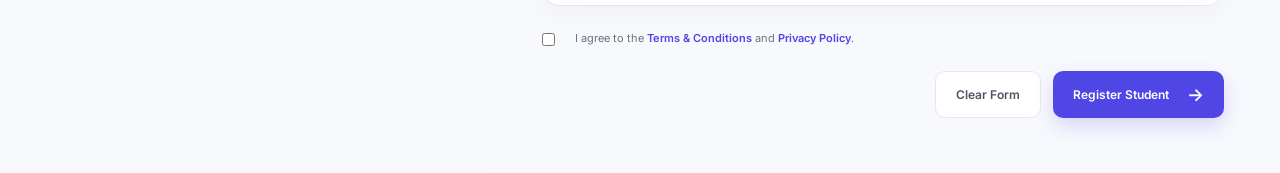
<file: Module 3 - Task 2/index.html>
<!DOCTYPE html>
<html lang="en">
<head>
    <meta charset="UTF-8">
    <meta name="viewport" content="width=device-width, initial-scale=1.0">

    <title>Student Registration</title>

    <!-- Google Font -->
    <link rel="preconnect" href="https://fonts.googleapis.com">
    <link rel="preconnect" href="https://fonts.gstatic.com" crossorigin>
    <link href="https://fonts.googleapis.com/css2?family=Inter:wght@400;500;600;700&display=swap" rel="stylesheet">

    <!-- CSS -->
    <link rel="stylesheet" href="style.css">
</head>

<body>

    <div class="page-wrapper">

        <!-- LEFT SIDE -->
        <aside class="welcome-section">

            <div class="logo">
                <div class="logo-icon">🎓</div>
                <span>Campus<span class="highlight">Connect</span></span>
            </div>

            <div class="welcome-content">

                <span class="badge">STUDENT PORTAL</span>

                <h1>
                    Begin Your
                    <span>Academic Journey.</span>
                </h1>

                <p>
                    Create your student account and unlock access to
                    your academic resources, campus services and
                    student community.
                </p>

                <div class="features">

                    <div class="feature">
                        <div class="feature-icon">✓</div>
                        <div>
                            <strong>Easy Registration</strong>
                            <small>Complete your registration in minutes</small>
                        </div>
                    </div>

                    <div class="feature">
                        <div class="feature-icon">🔒</div>
                        <div>
                            <strong>Secure Information</strong>
                            <small>Your information is kept protected</small>
                        </div>
                    </div>

                    <div class="feature">
                        <div class="feature-icon">⚡</div>
                        <div>
                            <strong>Quick Access</strong>
                            <small>Access your student portal instantly</small>
                        </div>
                    </div>

                </div>

            </div>

            <div class="copyright">
                © 2026 CampusConnect. All rights reserved.
            </div>

        </aside>


        <!-- RIGHT SIDE -->
        <main class="form-section">

            <div class="form-container">

                <!-- FORM HEADER -->
                <div class="form-header">

                    <div>
                        <span class="form-label">CREATE ACCOUNT</span>

                        <h2>Student Registration</h2>

                        <p>
                            Fill in your details to create your student account.
                        </p>
                    </div>

                    <div class="step">
                        <span>01</span>
                        <small>/ 01</small>
                    </div>

                </div>


                <!-- PROGRESS -->
                <div class="progress-container">
                    <div class="progress-bar">
                        <div class="progress"></div>
                    </div>

                    <span>Registration Details</span>
                </div>


                <!-- FORM -->
                <form id="registrationForm" novalidate>


                    <!-- PERSONAL INFORMATION -->
                    <section class="form-card">

                        <div class="section-title">
                            <div class="section-number">01</div>

                            <div>
                                <h3>Personal Information</h3>
                                <p>Tell us a little about yourself.</p>
                            </div>
                        </div>


                        <div class="form-grid">

                            <!-- First Name -->
                            <div class="form-group">

                                <label for="firstName">
                                    First Name
                                    <span>*</span>
                                </label>

                                <input
                                    type="text"
                                    id="firstName"
                                    placeholder="Enter your first name"
                                    autocomplete="given-name"
                                >

                                <small class="error" id="firstNameError"></small>

                            </div>


                            <!-- Last Name -->
                            <div class="form-group">

                                <label for="lastName">
                                    Last Name
                                    <span>*</span>
                                </label>

                                <input
                                    type="text"
                                    id="lastName"
                                    placeholder="Enter your last name"
                                    autocomplete="family-name"
                                >

                                <small class="error" id="lastNameError"></small>

                            </div>


                            <!-- Email -->
                            <div class="form-group">

                                <label for="email">
                                    Email Address
                                    <span>*</span>
                                </label>

                                <input
                                    type="email"
                                    id="email"
                                    placeholder="student@example.com"
                                    autocomplete="email"
                                >

                                <small class="error" id="emailError"></small>

                            </div>


                            <!-- Phone -->
                            <div class="form-group">

                                <label for="phone">
                                    Phone Number
                                    <span>*</span>
                                </label>

                                <input
                                    type="tel"
                                    id="phone"
                                    placeholder="+91 98765 43210"
                                    maxlength="10"
                                >

                                <small class="error" id="phoneError"></small>

                            </div>


                            <!-- DOB -->
                            <div class="form-group">

                                <label for="dob">
                                    Date of Birth
                                    <span>*</span>
                                </label>

                                <input
                                    type="date"
                                    id="dob"
                                >

                                <small class="error" id="dobError"></small>

                            </div>


                            <!-- Gender -->
                            <div class="form-group">

                                <label>
                                    Gender
                                    <span>*</span>
                                </label>

                                <div class="radio-group">

                                    <label class="radio-option">
                                        <input type="radio" name="gender" value="Male">
                                        <span>Male</span>
                                    </label>

                                    <label class="radio-option">
                                        <input type="radio" name="gender" value="Female">
                                        <span>Female</span>
                                    </label>

                                    <label class="radio-option">
                                        <input type="radio" name="gender" value="Other">
                                        <span>Other</span>
                                    </label>

                                </div>

                                <small class="error" id="genderError"></small>

                            </div>

                        </div>

                    </section>


                    <!-- ACADEMIC INFORMATION -->
                    <section class="form-card">

                        <div class="section-title">

                            <div class="section-number">02</div>

                            <div>
                                <h3>Academic Information</h3>
                                <p>Provide your current academic details.</p>
                            </div>

                        </div>


                        <div class="form-grid">

                            <!-- Student ID -->
                            <div class="form-group">

                                <label for="studentId">
                                    Student ID
                                    <span>*</span>
                                </label>

                                <input
                                    type="text"
                                    id="studentId"
                                    placeholder="e.g. CSE2026001"
                                >

                                <small class="error" id="studentIdError"></small>

                            </div>


                            <!-- Department -->
                            <div class="form-group">

                                <label for="department">
                                    Department
                                    <span>*</span>
                                </label>

                                <select id="department">

                                    <option value="">
                                        Select department
                                    </option>

                                    <option value="CSE">
                                        Computer Science & Engineering
                                    </option>

                                    <option value="ECE">
                                        Electronics & Communication
                                    </option>

                                    <option value="EEE">
                                        Electrical & Electronics
                                    </option>

                                    <option value="MECH">
                                        Mechanical Engineering
                                    </option>

                                    <option value="CIVIL">
                                        Civil Engineering
                                    </option>

                                    <option value="IT">
                                        Information Technology
                                    </option>

                                </select>

                                <small class="error" id="departmentError"></small>

                            </div>


                            <!-- Year -->
                            <div class="form-group">

                                <label for="year">
                                    Current Year
                                    <span>*</span>
                                </label>

                                <select id="year">

                                    <option value="">
                                        Select year
                                    </option>

                                    <option value="1">
                                        First Year
                                    </option>

                                    <option value="2">
                                        Second Year
                                    </option>

                                    <option value="3">
                                        Third Year
                                    </option>

                                    <option value="4">
                                        Fourth Year
                                    </option>

                                </select>

                                <small class="error" id="yearError"></small>

                            </div>


                            <!-- CGPA -->
                            <div class="form-group">

                                <label for="cgpa">
                                    Current CGPA
                                </label>

                                <input
                                    type="number"
                                    id="cgpa"
                                    placeholder="e.g. 8.5"
                                    min="0"
                                    max="10"
                                    step="0.01"
                                >

                                <small class="error" id="cgpaError"></small>

                            </div>

                        </div>

                    </section>


                    <!-- ADDRESS -->
                    <section class="form-card">

                        <div class="section-title">

                            <div class="section-number">03</div>

                            <div>
                                <h3>Contact Information</h3>
                                <p>Where can we reach you?</p>
                            </div>

                        </div>


                        <div class="form-grid">

                            <div class="form-group full-width">

                                <label for="address">
                                    Address
                                    <span>*</span>
                                </label>

                                <textarea
                                    id="address"
                                    rows="3"
                                    placeholder="Enter your complete address"
                                ></textarea>

                                <small class="error" id="addressError"></small>

                            </div>


                            <div class="form-group">

                                <label for="city">
                                    City
                                    <span>*</span>
                                </label>

                                <input
                                    type="text"
                                    id="city"
                                    placeholder="Enter your city"
                                >

                                <small class="error" id="cityError"></small>

                            </div>


                            <div class="form-group">

                                <label for="pincode">
                                    Pincode
                                    <span>*</span>
                                </label>

                                <input
                                    type="text"
                                    id="pincode"
                                    placeholder="Enter 6-digit pincode"
                                    maxlength="6"
                                >

                                <small class="error" id="pincodeError"></small>

                            </div>

                        </div>

                    </section>


                    <!-- ACCOUNT SECURITY -->
                    <section class="form-card">

                        <div class="section-title">

                            <div class="section-number">04</div>

                            <div>
                                <h3>Account Security</h3>
                                <p>Create a secure password for your account.</p>
                            </div>

                        </div>


                        <div class="form-grid">

                            <div class="form-group">

                                <label for="password">
                                    Password
                                    <span>*</span>
                                </label>

                                <input
                                    type="password"
                                    id="password"
                                    placeholder="Create a strong password"
                                >

                                <small class="password-hint">
                                    Minimum 8 characters
                                </small>

                                <small class="error" id="passwordError"></small>

                            </div>


                            <div class="form-group">

                                <label for="confirmPassword">
                                    Confirm Password
                                    <span>*</span>
                                </label>

                                <input
                                    type="password"
                                    id="confirmPassword"
                                    placeholder="Re-enter your password"
                                >

                                <small class="error" id="confirmPasswordError"></small>

                            </div>

                        </div>

                    </section>


                    <!-- TERMS -->
                    <div class="terms">

                        <label class="checkbox-container">

                            <input
                                type="checkbox"
                                id="terms"
                            >

                            <span class="checkmark"></span>

                            <span>
                                I agree to the
                                <a href="#">Terms & Conditions</a>
                                and
                                <a href="#">Privacy Policy</a>.
                            </span>

                        </label>

                        <small class="error" id="termsError"></small>

                    </div>


                    <!-- BUTTONS -->
                    <div class="form-actions">

                        <button
                            type="reset"
                            class="btn secondary"
                        >
                            Clear Form
                        </button>

                        <button
                            type="submit"
                            class="btn primary"
                        >
                            <span>Register Student</span>
                            <span class="arrow">→</span>
                        </button>

                    </div>


                </form>

            </div>

        </main>

    </div>


    <!-- SUCCESS MODAL -->
    <div class="modal" id="successModal">

        <div class="modal-content">

            <div class="success-icon">
                ✓
            </div>

            <h2>Registration Successful!</h2>

            <p>
                Your student account has been created successfully.
            </p>

            <button
                class="btn primary"
                id="closeModal"
            >
                Continue
            </button>

        </div>

    </div>


    <!-- JavaScript -->
    <script src="script.js"></script>

</body>
</html>
</file>
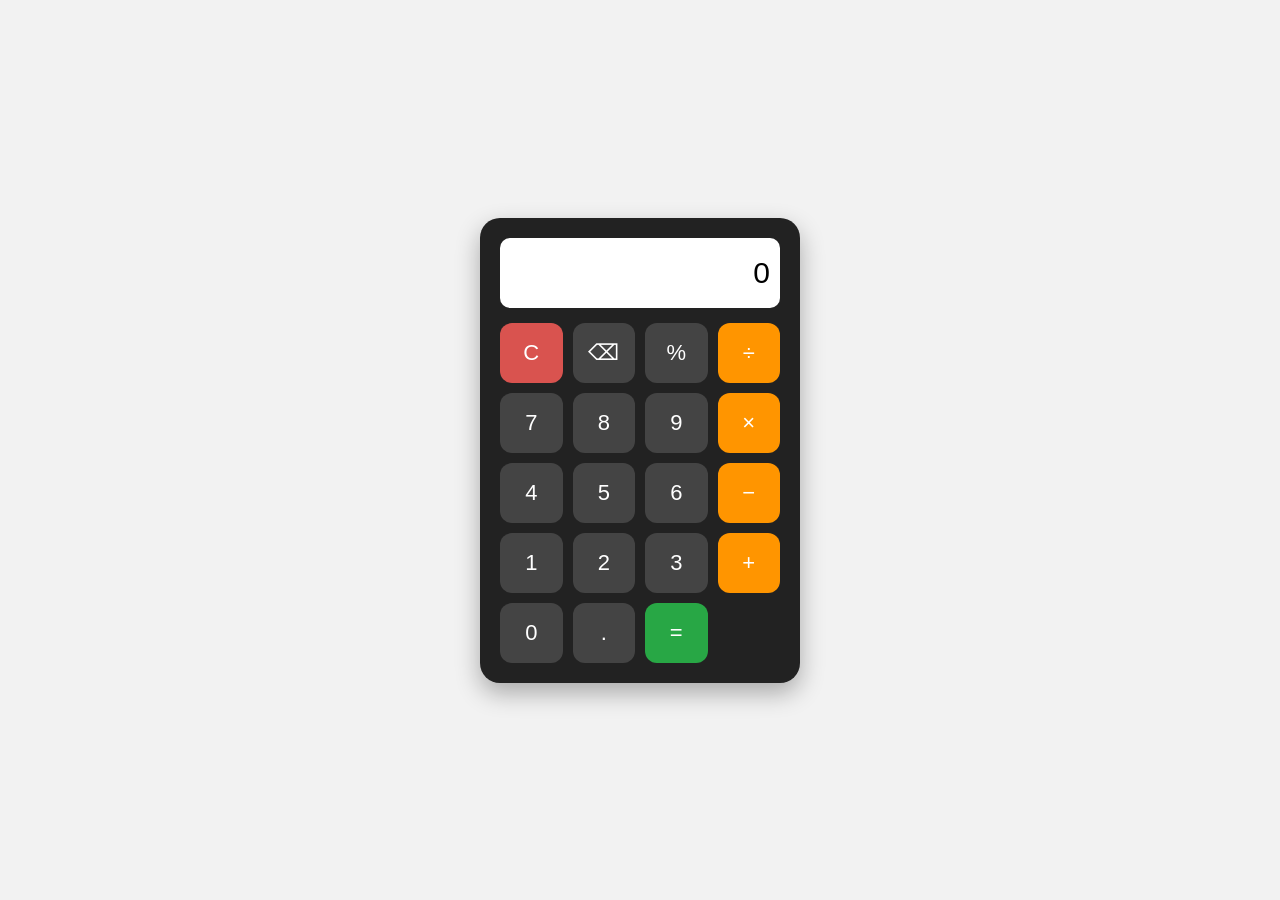
<file: Module2/Task1/calculator.html>
<!DOCTYPE html>
<html lang="en">
<head>
    <meta charset="UTF-8">
    <meta name="viewport" content="width=device-width, initial-scale=1.0">
    <title>Calculator</title>

    <style>
        * {
            box-sizing: border-box;
            margin: 0;
            padding: 0;
            font-family: Arial, sans-serif;
        }

        body {
            background: #f2f2f2;
            display: flex;
            justify-content: center;
            align-items: center;
            height: 100vh;
        }

        .calculator {
            width: 320px;
            background: #222;
            padding: 20px;
            border-radius: 20px;
            box-shadow: 0 10px 25px rgba(0,0,0,0.3);
        }

        .display {
            width: 100%;
            height: 70px;
            background: #fff;
            border: none;
            border-radius: 10px;
            margin-bottom: 15px;
            padding: 10px;
            font-size: 30px;
            text-align: right;
            outline: none;
        }

        .buttons {
            display: grid;
            grid-template-columns: repeat(4, 1fr);
            gap: 10px;
        }

        button {
            height: 60px;
            border: none;
            border-radius: 12px;
            font-size: 22px;
            cursor: pointer;
            background: #444;
            color: white;
        }

        button:hover {
            background: #555;
        }

        .operator {
            background: #ff9500;
        }

        .operator:hover {
            background: #e68900;
        }

        .clear {
            background: #d9534f;
        }

        .clear:hover {
            background: #c9302c;
        }

        .equal {
            background: #28a745;
        }

        .equal:hover {
            background: #218838;
        }
    </style>
</head>

<body>

    <div class="calculator">

        <input type="text" id="display" class="display" value="0" readonly>

        <div class="buttons">

            <button class="clear" onclick="clearDisplay()">C</button>
            <button onclick="deleteLast()">⌫</button>
            <button onclick="appendValue('%')">%</button>
            <button class="operator" onclick="appendValue('/')">÷</button>

            <button onclick="appendValue('7')">7</button>
            <button onclick="appendValue('8')">8</button>
            <button onclick="appendValue('9')">9</button>
            <button class="operator" onclick="appendValue('*')">×</button>

            <button onclick="appendValue('4')">4</button>
            <button onclick="appendValue('5')">5</button>
            <button onclick="appendValue('6')">6</button>
            <button class="operator" onclick="appendValue('-')">−</button>

            <button onclick="appendValue('1')">1</button>
            <button onclick="appendValue('2')">2</button>
            <button onclick="appendValue('3')">3</button>
            <button class="operator" onclick="appendValue('+')">+</button>

            <button onclick="appendValue('0')">0</button>
            <button onclick="appendValue('.')">.</button>
            <button class="equal" onclick="calculate()">=</button>

        </div>
    </div>

    <script>

        let display = document.getElementById("display");

        function appendValue(value) {

            if (display.value === "0" || display.value === "Error") {
                display.value = value;
            } 
            else {
                display.value += value;
            }
        }

        function clearDisplay() {
            display.value = "0";
        }

        function deleteLast() {

            if (display.value.length === 1 || display.value === "Error") {
                display.value = "0";
            } 
            else {
                display.value = display.value.slice(0, -1);
            }
        }

        function calculate() {

            try {

                let expression = display.value;

                
                expression = expression.replace(
                    /(\d+(?:\.\d+)?)%/g,
                    "($1/100)"
                );

                let result = eval(expression);

                if (!isFinite(result)) {
                    display.value = "Error";
                } 
                else {
                    display.value = result;
                }

            } 
            catch (error) {
                display.value = "Error";
            }
        }

    </script>

</body>
</html>
</file>
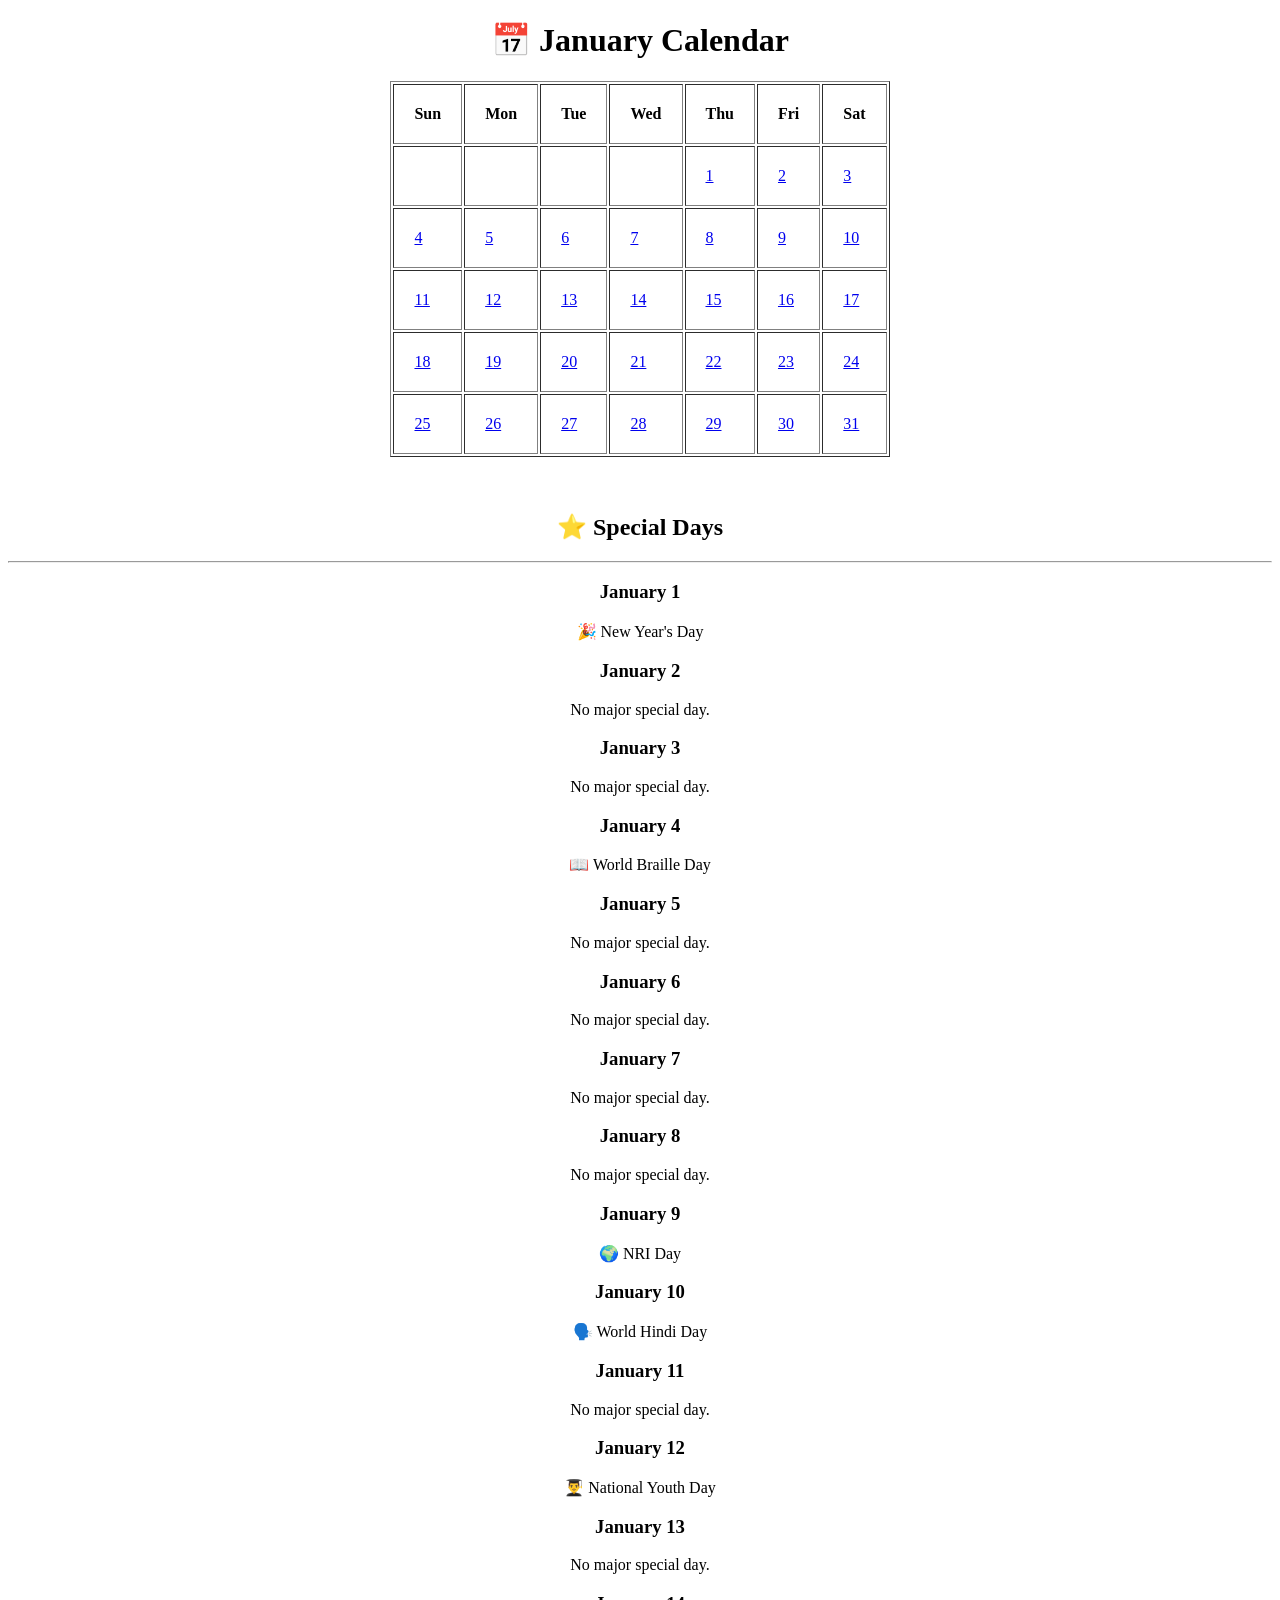
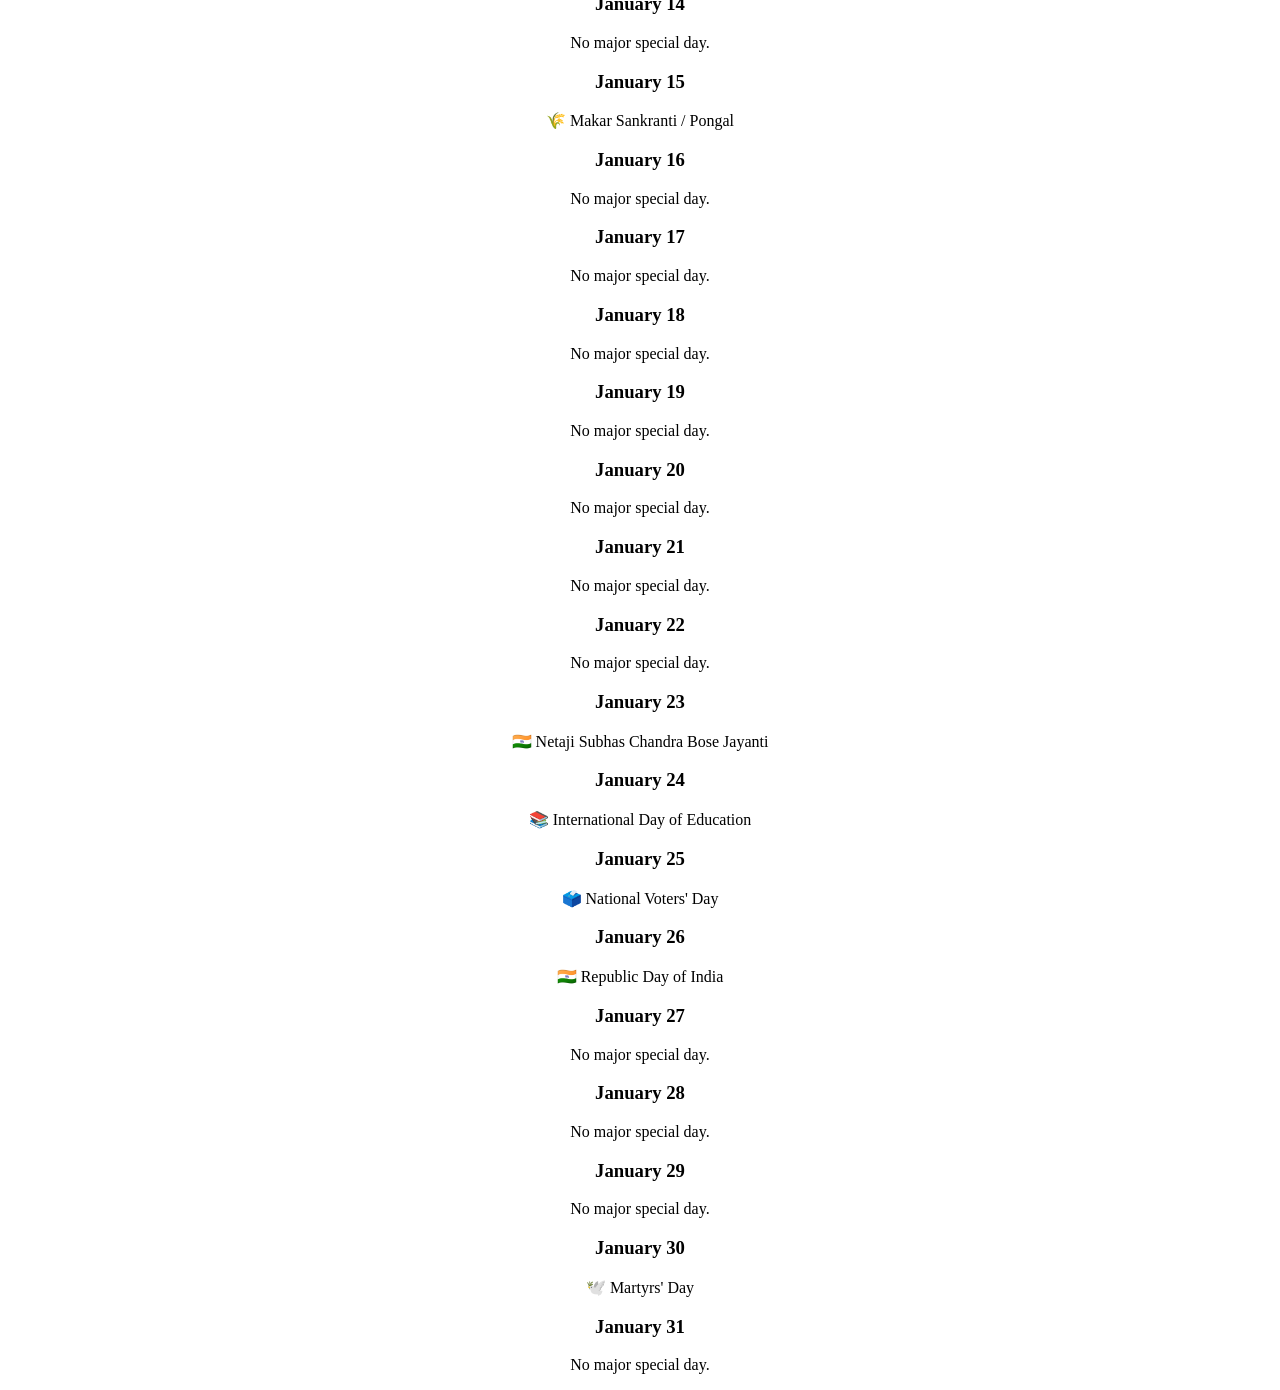
<file: Module2/Task2/calender.html>
<!DOCTYPE html>
<html>
<head>
    <title>January Calendar</title>
</head>

<body>

<center>

<h1>📅 January Calendar</h1>

<table border="1" cellpadding="20">

<tr>
    <th>Sun</th>
    <th>Mon</th>
    <th>Tue</th>
    <th>Wed</th>
    <th>Thu</th>
    <th>Fri</th>
    <th>Sat</th>
</tr>

<tr>
    <td></td>
    <td></td>
    <td></td>
    <td></td>
    <td><a href="#day1">1</a></td>
    <td><a href="#day2">2</a></td>
    <td><a href="#day3">3</a></td>
</tr>

<tr>
    <td><a href="#day4">4</a></td>
    <td><a href="#day5">5</a></td>
    <td><a href="#day6">6</a></td>
    <td><a href="#day7">7</a></td>
    <td><a href="#day8">8</a></td>
    <td><a href="#day9">9</a></td>
    <td><a href="#day10">10</a></td>
</tr>

<tr>
    <td><a href="#day11">11</a></td>
    <td><a href="#day12">12</a></td>
    <td><a href="#day13">13</a></td>
    <td><a href="#day14">14</a></td>
    <td><a href="#day15">15</a></td>
    <td><a href="#day16">16</a></td>
    <td><a href="#day17">17</a></td>
</tr>

<tr>
    <td><a href="#day18">18</a></td>
    <td><a href="#day19">19</a></td>
    <td><a href="#day20">20</a></td>
    <td><a href="#day21">21</a></td>
    <td><a href="#day22">22</a></td>
    <td><a href="#day23">23</a></td>
    <td><a href="#day24">24</a></td>
</tr>

<tr>
    <td><a href="#day25">25</a></td>
    <td><a href="#day26">26</a></td>
    <td><a href="#day27">27</a></td>
    <td><a href="#day28">28</a></td>
    <td><a href="#day29">29</a></td>
    <td><a href="#day30">30</a></td>
    <td><a href="#day31">31</a></td>
</tr>

</table>

<br><br>

<h2>⭐ Special Days</h2>

<hr>

<h3 id="day1">January 1</h3>
<p>🎉 New Year's Day</p>

<h3 id="day2">January 2</h3>
<p>No major special day.</p>

<h3 id="day3">January 3</h3>
<p>No major special day.</p>

<h3 id="day4">January 4</h3>
<p>📖 World Braille Day</p>

<h3 id="day5">January 5</h3>
<p>No major special day.</p>

<h3 id="day6">January 6</h3>
<p>No major special day.</p>

<h3 id="day7">January 7</h3>
<p>No major special day.</p>

<h3 id="day8">January 8</h3>
<p>No major special day.</p>

<h3 id="day9">January 9</h3>
<p>🌍 NRI Day</p>

<h3 id="day10">January 10</h3>
<p>🗣️ World Hindi Day</p>

<h3 id="day11">January 11</h3>
<p>No major special day.</p>

<h3 id="day12">January 12</h3>
<p>👨‍🎓 National Youth Day</p>

<h3 id="day13">January 13</h3>
<p>No major special day.</p>

<h3 id="day14">January 14</h3>
<p>No major special day.</p>

<h3 id="day15">January 15</h3>
<p>🌾 Makar Sankranti / Pongal</p>

<h3 id="day16">January 16</h3>
<p>No major special day.</p>

<h3 id="day17">January 17</h3>
<p>No major special day.</p>

<h3 id="day18">January 18</h3>
<p>No major special day.</p>

<h3 id="day19">January 19</h3>
<p>No major special day.</p>

<h3 id="day20">January 20</h3>
<p>No major special day.</p>

<h3 id="day21">January 21</h3>
<p>No major special day.</p>

<h3 id="day22">January 22</h3>
<p>No major special day.</p>

<h3 id="day23">January 23</h3>
<p>🇮🇳 Netaji Subhas Chandra Bose Jayanti</p>

<h3 id="day24">January 24</h3>
<p>📚 International Day of Education</p>

<h3 id="day25">January 25</h3>
<p>🗳️ National Voters' Day</p>

<h3 id="day26">January 26</h3>
<p>🇮🇳 Republic Day of India</p>

<h3 id="day27">January 27</h3>
<p>No major special day.</p>

<h3 id="day28">January 28</h3>
<p>No major special day.</p>

<h3 id="day29">January 29</h3>
<p>No major special day.</p>

<h3 id="day30">January 30</h3>
<p>🕊️ Martyrs' Day</p>

<h3 id="day31">January 31</h3>
<p>No major special day.</p>

</center>

</body>
</html>
</file>
<file: Module 3 - Task 1/style.css>
* {
    margin: 0;
    padding: 0;
    box-sizing: border-box;
}

:root {
    --bg: #080b14;
    --bg-light: #0e1220;
    --card: #111625;
    --card-light: #171d2e;
    --text: #ffffff;
    --muted: #9ba3b7;
    --primary: #7c5cff;
    --primary-light: #a78bfa;
    --blue: #38bdf8;
    --pink: #f472b6;
    --border: rgba(255, 255, 255, 0.09);
}

html {
    scroll-behavior: smooth;
}

body {
    font-family: "Inter", sans-serif;
    background: var(--bg);
    color: var(--text);
    overflow-x: hidden;
}

a {
    text-decoration: none;
}


/* =====================================================
   NAVBAR
===================================================== */

#mainNavbar {
    background: rgba(8, 11, 20, 0.78);
    backdrop-filter: blur(18px);
    border-bottom: 1px solid rgba(255, 255, 255, 0.06);
    padding: 18px 0;
    transition: 0.3s ease;
}

#mainNavbar.scrolled {
    background: rgba(8, 11, 20, 0.95);
    padding: 12px 0;
}

.navbar-brand {
    display: flex;
    align-items: center;
    gap: 10px;
    color: white !important;
    font-size: 23px;
    font-weight: 800;
    letter-spacing: -0.5px;
}

.brand-logo {
    width: 39px;
    height: 39px;
    border-radius: 12px;
    display: flex;
    justify-content: center;
    align-items: center;
    background: linear-gradient(135deg, #7c5cff, #b66cff);
    box-shadow: 0 8px 25px rgba(124, 92, 255, 0.35);
}

.navbar-nav {
    gap: 8px;
}

.nav-link {
    color: #9ba3b7 !important;
    font-size: 14px;
    font-weight: 500;
    padding: 10px 16px !important;
    border-radius: 10px;
    transition: 0.3s ease;
}

.nav-link:hover,
.nav-link.active {
    color: white !important;
    background: rgba(255, 255, 255, 0.06);
}

.nav-button {
    display: inline-flex;
    align-items: center;
    gap: 8px;
    padding: 11px 18px;
    border-radius: 12px;
    background: white;
    color: #080b14;
    font-size: 13px;
    font-weight: 700;
    transition: 0.3s ease;
}

.nav-button:hover {
    transform: translateY(-2px);
    color: #080b14;
    box-shadow: 0 10px 30px rgba(255, 255, 255, 0.15);
}


/* =====================================================
   HERO
===================================================== */

.hero-section {
    min-height: 100vh;
    position: relative;
    overflow: hidden;
    background:
        radial-gradient(
            circle at 15% 25%,
            rgba(124, 92, 255, 0.14),
            transparent 30%
        ),
        radial-gradient(
            circle at 85% 65%,
            rgba(56, 189, 248, 0.10),
            transparent 30%
        ),
        var(--bg);
}

.hero-section::before {
    content: "";
    position: absolute;
    inset: 0;
    opacity: 0.25;
    background-image:
        linear-gradient(
            rgba(255,255,255,0.025) 1px,
            transparent 1px
        ),
        linear-gradient(
            90deg,
            rgba(255,255,255,0.025) 1px,
            transparent 1px
        );
    background-size: 50px 50px;
}

.hero-glow {
    position: absolute;
    width: 400px;
    height: 400px;
    border-radius: 50%;
    filter: blur(120px);
    pointer-events: none;
}

.glow-one {
    background: rgba(124, 92, 255, 0.15);
    top: 10%;
    left: -200px;
}

.glow-two {
    background: rgba(56, 189, 248, 0.10);
    bottom: -150px;
    right: -100px;
}

.hero-content {
    position: relative;
    z-index: 2;
    padding-top: 70px;
}

.hero-badge {
    display: inline-flex;
    align-items: center;
    gap: 10px;
    padding: 9px 15px;
    border: 1px solid rgba(124, 92, 255, 0.3);
    border-radius: 50px;
    background: rgba(124, 92, 255, 0.08);
    color: #b9aaff;
    font-size: 11px;
    font-weight: 700;
    letter-spacing: 1px;
    margin-bottom: 25px;
}

.pulse-dot {
    width: 7px;
    height: 7px;
    background: #8b7aff;
    border-radius: 50%;
    box-shadow: 0 0 15px #8b7aff;
}

.hero-content h1 {
    font-size: clamp(45px, 6vw, 76px);
    line-height: 1.04;
    letter-spacing: -4px;
    font-weight: 800;
    max-width: 750px;
}

.hero-content h1 span {
    background: linear-gradient(
        90deg,
        #a78bfa,
        #60a5fa,
        #f0abfc
    );
    -webkit-background-clip: text;
    -webkit-text-fill-color: transparent;
}

.hero-content > p {
    max-width: 590px;
    margin-top: 25px;
    color: var(--muted);
    line-height: 1.8;
    font-size: 16px;
}

.hero-buttons {
    display: flex;
    gap: 14px;
    margin-top: 35px;
}

.primary-btn,
.outline-btn {
    display: inline-flex;
    align-items: center;
    justify-content: center;
    gap: 10px;
    padding: 15px 23px;
    border-radius: 13px;
    font-size: 14px;
    font-weight: 700;
    transition: 0.3s ease;
}

.primary-btn {
    color: white;
    background: linear-gradient(
        135deg,
        #7c5cff,
        #9f67ff
    );
    box-shadow: 0 15px 35px rgba(124, 92, 255, 0.25);
}

.primary-btn:hover {
    color: white;
    transform: translateY(-3px);
    box-shadow: 0 20px 45px rgba(124, 92, 255, 0.35);
}

.outline-btn {
    color: white;
    border: 1px solid var(--border);
    background: rgba(255,255,255,0.03);
}

.outline-btn:hover {
    color: white;
    background: rgba(255,255,255,0.08);
    transform: translateY(-3px);
}

.hero-trust {
    display: flex;
    align-items: center;
    gap: 15px;
    margin-top: 40px;
}

.avatar-stack {
    display: flex;
}

.avatar-stack span {
    width: 35px;
    height: 35px;
    border-radius: 50%;
    display: flex;
    align-items: center;
    justify-content: center;
    margin-left: -8px;
    border: 2px solid var(--bg);
    background: #252b3e;
    font-size: 9px;
    font-weight: 700;
}

.avatar-stack span:first-child {
    margin-left: 0;
}

.hero-trust strong,
.hero-trust small {
    display: block;
}

.hero-trust strong {
    font-size: 12px;
}

.hero-trust small {
    color: var(--muted);
    font-size: 11px;
    margin-top: 3px;
}


/* =====================================================
   HERO EVENT CARD
===================================================== */

.hero-event-wrapper {
    position: relative;
    width: 100%;
    max-width: 430px;
    margin: auto;
}

.hero-event-card {
    position: relative;
    z-index: 2;
    border: 1px solid var(--border);
    border-radius: 25px;
    overflow: hidden;
    background: rgba(17, 22, 37, 0.88);
    backdrop-filter: blur(20px);
    box-shadow:
        0 35px 80px rgba(0,0,0,0.45),
        0 0 60px rgba(124,92,255,0.08);
    transition: 0.4s ease;
}

.hero-event-card:hover {
    transform: translateY(-8px) rotate(0.5deg);
}

.event-cover {
    height: 270px;
    position: relative;
    overflow: hidden;
    background:
        radial-gradient(
            circle at 30% 30%,
            #7155e8,
            transparent 30%
        ),
        linear-gradient(
            135deg,
            #111827,
            #312e81,
            #0f172a
        );
}

.event-cover::before {
    content: "";
    position: absolute;
    width: 180px;
    height: 180px;
    border: 1px solid rgba(255,255,255,0.18);
    border-radius: 50%;
    right: -30px;
    top: -30px;
}

.event-cover::after {
    content: "";
    position: absolute;
    width: 300px;
    height: 300px;
    border: 1px solid rgba(255,255,255,0.08);
    border-radius: 50%;
    left: -130px;
    bottom: -170px;
}

.cover-overlay {
    position: absolute;
    inset: 0;
    background: linear-gradient(
        to top,
        rgba(5,7,13,0.85),
        transparent
    );
}

.cover-content {
    position: absolute;
    left: 25px;
    right: 25px;
    bottom: 25px;
    z-index: 2;
}

.cover-content span {
    font-size: 10px;
    font-weight: 700;
    color: #c4b5fd;
    letter-spacing: 1.5px;
}

.cover-content i {
    float: right;
    font-size: 23px;
    color: #ddd6fe;
}

.cover-content h4 {
    margin: 12px 0 2px;
    font-size: 28px;
    font-weight: 800;
}

.cover-content small {
    color: #cbd5e1;
    letter-spacing: 2px;
    font-size: 9px;
}

.hero-event-body {
    padding: 25px;
}

.event-category {
    color: #9f8bff;
    font-size: 10px;
    font-weight: 800;
    letter-spacing: 1.5px;
}

.hero-event-body h3 {
    margin-top: 8px;
    font-size: 23px;
}

.event-details {
    display: flex;
    gap: 20px;
    margin: 18px 0;
}

.event-details div {
    display: flex;
    align-items: center;
    gap: 7px;
    color: var(--muted);
    font-size: 11px;
}

.event-details i {
    color: #a78bfa;
}

.event-card-btn {
    display: flex;
    justify-content: space-between;
    align-items: center;
    padding: 13px 16px;
    border-radius: 11px;
    color: white;
    background: rgba(124,92,255,0.13);
    border: 1px solid rgba(124,92,255,0.2);
    font-size: 12px;
    font-weight: 700;
    transition: 0.3s ease;
}

.event-card-btn:hover {
    background: var(--primary);
    color: white;
}


/* =====================================================
   FLOATING NOTIFICATIONS
===================================================== */

.floating-notification {
    position: absolute;
    z-index: 5;
    display: flex;
    align-items: center;
    gap: 10px;
    padding: 12px 14px;
    border: 1px solid var(--border);
    border-radius: 14px;
    background: rgba(17,22,37,0.9);
    backdrop-filter: blur(20px);
    box-shadow: 0 15px 35px rgba(0,0,0,0.3);
    min-width: 195px;
    animation: float 4s ease-in-out infinite;
}

.notification-one {
    top: 70px;
    left: -90px;
}

.notification-two {
    bottom: 60px;
    right: -85px;
    animation-delay: 1.5s;
}

.notification-icon {
    width: 34px;
    height: 34px;
    display: flex;
    align-items: center;
    justify-content: center;
    border-radius: 10px;
}

.notification-icon.success {
    background: rgba(34,197,94,0.13);
    color: #4ade80;
}

.notification-icon.people {
    background: rgba(56,189,248,0.13);
    color: #38bdf8;
}

.floating-notification strong,
.floating-notification small {
    display: block;
}

.floating-notification strong {
    font-size: 10px;
}

.floating-notification small {
    color: var(--muted);
    font-size: 9px;
    margin-top: 3px;
}

@keyframes float {

    0%, 100% {
        transform: translateY(0);
    }

    50% {
        transform: translateY(-10px);
    }
}


/* =====================================================
   STATS
===================================================== */

.quick-stats {
    background: #0c101c;
    border-top: 1px solid var(--border);
    border-bottom: 1px solid var(--border);
}

.stat-box {
    text-align: center;
    padding: 35px 10px;
    border-right: 1px solid var(--border);
}

.stat-box strong {
    display: block;
    font-size: 30px;
    font-weight: 800;
}

.stat-box span {
    color: var(--muted);
    font-size: 11px;
    margin-top: 5px;
    display: block;
}


/* =====================================================
   GENERAL SECTIONS
===================================================== */

.why-section,
.preview-section {
    padding: 110px 0;
}

.section-heading {
    margin-bottom: 60px;
}

.section-heading > span,
.section-header-flex > div > span,
.cta-box span {
    color: #9f8bff;
    font-size: 10px;
    font-weight: 800;
    letter-spacing: 2px;
}

.section-heading h2 {
    font-size: 42px;
    line-height: 1.15;
    font-weight: 500;
    margin-top: 12px;
}

.section-heading h2 strong {
    font-weight: 800;
}

.section-heading p {
    max-width: 520px;
    margin: 18px auto 0;
    color: var(--muted);
    line-height: 1.7;
}


/* =====================================================
   FEATURE CARDS
===================================================== */

.feature-card {
    height: 100%;
    padding: 35px;
    border: 1px solid var(--border);
    border-radius: 20px;
    background: linear-gradient(
        145deg,
        rgba(255,255,255,0.035),
        rgba(255,255,255,0.015)
    );
    transition: 0.35s ease;
}

.feature-card:hover {
    transform: translateY(-8px);
    border-color: rgba(124,92,255,0.35);
    box-shadow: 0 25px 50px rgba(0,0,0,0.2);
}

.feature-icon {
    width: 52px;
    height: 52px;
    border-radius: 15px;
    display: flex;
    align-items: center;
    justify-content: center;
    font-size: 21px;
    margin-bottom: 25px;
}

.feature-icon.purple {
    color: #a78bfa;
    background: rgba(124,92,255,0.13);
}

.feature-icon.blue {
    color: #38bdf8;
    background: rgba(56,189,248,0.13);
}

.feature-icon.pink {
    color: #f472b6;
    background: rgba(244,114,182,0.13);
}

.feature-card h3 {
    font-size: 19px;
    margin-bottom: 13px;
}

.feature-card p {
    color: var(--muted);
    font-size: 13px;
    line-height: 1.8;
    margin-bottom: 25px;
}

.feature-card a,
.small-event-content a {
    color: white;
    font-size: 12px;
    font-weight: 700;
}

.feature-card a i,
.small-event-content a i {
    margin-left: 5px;
    transition: 0.3s ease;
}

.feature-card a:hover i,
.small-event-content a:hover i {
    margin-left: 10px;
}


/* =====================================================
   EVENT PREVIEW
===================================================== */

.preview-section {
    background: #0b0f1a;
}

.section-header-flex {
    display: flex;
    justify-content: space-between;
    align-items: end;
    margin-bottom: 40px;
}

.section-header-flex h2 {
    margin-top: 8px;
    font-size: 38px;
    font-weight: 800;
}

.view-all {
    color: var(--muted);
    font-size: 12px;
    font-weight: 600;
}

.view-all:hover {
    color: white;
}

.small-event-card {
    overflow: hidden;
    border-radius: 18px;
    border: 1px solid var(--border);
    background: var(--card);
    transition: 0.35s ease;
}

.small-event-card:hover {
    transform: translateY(-7px);
    border-color: rgba(124,92,255,0.35);
}

.small-event-cover {
    height: 190px;
    position: relative;
    display: flex;
    align-items: flex-end;
    justify-content: space-between;
    padding: 20px;
    overflow: hidden;
}

.small-event-cover::before {
    content: "";
    position: absolute;
    width: 180px;
    height: 180px;
    border-radius: 50%;
    border: 1px solid rgba(255,255,255,0.15);
    right: -50px;
    top: -60px;
}

.blue-cover {
    background: linear-gradient(135deg, #172554, #0369a1);
}

.purple-cover {
    background: linear-gradient(135deg, #2e1065, #7e22ce);
}

.pink-cover {
    background: linear-gradient(135deg, #500724, #be185d);
}

.small-event-cover span {
    position: relative;
    z-index: 2;
    font-size: 11px;
    font-weight: 800;
}

.small-event-cover i {
    position: relative;
    z-index: 2;
    font-size: 40px;
    opacity: 0.8;
}

.small-event-content {
    padding: 25px;
}

.small-event-content small {
    color: #9f8bff;
    font-size: 9px;
    font-weight: 800;
    letter-spacing: 1.5px;
}

.small-event-content h3 {
    font-size: 18px;
    margin: 8px 0;
}

.small-event-content p {
    color: var(--muted);
    font-size: 11px;
    margin-bottom: 20px;
}


/* =====================================================
   CTA
===================================================== */

.cta-section {
    padding: 90px 0;
}

.cta-box {
    position: relative;
    overflow: hidden;
    padding: 55px;
    border: 1px solid rgba(124,92,255,0.25);
    border-radius: 25px;
    background:
        radial-gradient(
            circle at 80% 30%,
            rgba(124,92,255,0.25),
            transparent 35%
        ),
        linear-gradient(
            135deg,
            #12172a,
            #15102a
        );
    display: flex;
    justify-content: space-between;
    align-items: center;
}

.cta-box h2 {
    font-size: 38px;
    line-height: 1.15;
    margin-top: 12px;
}

.cta-button {
    display: inline-flex;
    align-items: center;
    gap: 10px;
    padding: 15px 22px;
    border-radius: 12px;
    background: white;
    color: #080b14;
    font-size: 12px;
    font-weight: 800;
    transition: 0.3s ease;
}

.cta-button:hover {
    transform: translateY(-3px);
    color: #080b14;
}


/* =====================================================
   FOOTER
===================================================== */

footer {
    background: #060810;
    border-top: 1px solid var(--border);
    padding: 50px 0 25px;
}

.footer-top {
    display: flex;
    justify-content: space-between;
    align-items: start;
    padding-bottom: 40px;
}

.footer-brand {
    display: flex;
    align-items: center;
    gap: 10px;
    color: white;
    font-size: 20px;
    font-weight: 800;
}

.footer-top p {
    color: var(--muted);
    font-size: 11px;
    margin-top: 15px;
}

.footer-navigation {
    display: flex;
    gap: 25px;
}

.footer-navigation a {
    color: var(--muted);
    font-size: 11px;
}

.footer-navigation a:hover {
    color: white;
}

.footer-bottom {
    padding-top: 20px;
    border-top: 1px solid var(--border);
    display: flex;
    justify-content: space-between;
    color: #687084;
    font-size: 9px;
}


/* =====================================================
   RESPONSIVE
===================================================== */

@media (max-width: 991px) {

    .navbar-nav {
        margin-top: 20px;
    }

    .nav-button {
        margin-top: 10px;
    }

    .hero-content {
        padding-top: 120px;
        padding-bottom: 70px;
        text-align: center;
    }

    .hero-content > p {
        margin-left: auto;
        margin-right: auto;
    }

    .hero-buttons,
    .hero-trust {
        justify-content: center;
    }

    .hero-event-wrapper {
        margin-bottom: 80px;
    }

    .notification-one {
        left: -20px;
    }

    .notification-two {
        right: -20px;
    }

    .stat-box {
        border-right: none;
        border-bottom: 1px solid var(--border);
    }

    .section-header-flex {
        align-items: start;
        gap: 20px;
    }

    .cta-box {
        flex-direction: column;
        align-items: start;
        gap: 30px;
    }
}


@media (max-width: 576px) {

    #mainNavbar {
        padding: 12px 0;
    }

    .hero-content h1 {
        font-size: 43px;
        letter-spacing: -2px;
    }

    .hero-buttons {
        flex-direction: column;
    }

    .primary-btn,
    .outline-btn {
        width: 100%;
    }

    .notification-one {
        left: -5px;
        top: 50px;
    }

    .notification-two {
        right: -5px;
        bottom: 40px;
    }

    .section-heading h2,
    .section-header-flex h2 {
        font-size: 31px;
    }

    .section-header-flex {
        flex-direction: column;
    }

    .cta-box {
        padding: 35px;
    }

    .cta-box h2 {
        font-size: 30px;
    }

    .footer-top,
    .footer-bottom {
        flex-direction: column;
        gap: 25px;
    }

    .footer-navigation {
        flex-wrap: wrap;
    }
}
</file>
<file: Module 3 - Task 2/style.css>
* {
    margin: 0;
    padding: 0;
    box-sizing: border-box;
}

:root {
    --primary: #4f46e5;
    --primary-dark: #3730a3;
    --secondary: #eef2ff;
    --text: #172033;
    --muted: #6b7280;
    --border: #e5e7eb;
    --background: #f7f8fc;
    --white: #ffffff;
    --danger: #dc2626;
    --success: #16a34a;
}

body {
    font-family: "Inter", sans-serif;
    background: var(--background);
    color: var(--text);
    min-height: 100vh;
}


/* ================================
   MAIN LAYOUT
================================ */

.page-wrapper {
    min-height: 100vh;
    display: grid;
    grid-template-columns: 38% 62%;
}


/* ================================
   LEFT WELCOME SECTION
================================ */

.welcome-section {
    background:
        radial-gradient(circle at 20% 20%, rgba(255,255,255,0.12), transparent 25%),
        radial-gradient(circle at 80% 80%, rgba(255,255,255,0.08), transparent 30%),
        linear-gradient(145deg, #312e81, #4f46e5 55%, #6366f1);

    color: white;
    padding: 55px;
    display: flex;
    flex-direction: column;
    justify-content: space-between;
    position: sticky;
    top: 0;
    height: 100vh;
    overflow: hidden;
}


/* Logo */

.logo {
    display: flex;
    align-items: center;
    gap: 12px;
    font-size: 21px;
    font-weight: 700;
    letter-spacing: -0.5px;
}

.logo-icon {
    width: 42px;
    height: 42px;
    border-radius: 12px;
    background: rgba(255,255,255,0.15);
    display: flex;
    align-items: center;
    justify-content: center;
    font-size: 21px;
    border: 1px solid rgba(255,255,255,0.2);
}

.highlight {
    color: #c7d2fe;
}


/* Welcome content */

.welcome-content {
    max-width: 500px;
}

.badge {
    display: inline-block;
    padding: 8px 13px;
    border-radius: 30px;
    background: rgba(255,255,255,0.12);
    border: 1px solid rgba(255,255,255,0.18);
    font-size: 11px;
    font-weight: 700;
    letter-spacing: 1.2px;
    margin-bottom: 25px;
}

.welcome-content h1 {
    font-size: clamp(38px, 4vw, 62px);
    line-height: 1.08;
    letter-spacing: -2.5px;
    margin-bottom: 25px;
}

.welcome-content h1 span {
    color: #c7d2fe;
}

.welcome-content > p {
    color: #e0e7ff;
    font-size: 15px;
    line-height: 1.8;
    max-width: 450px;
}


/* Features */

.features {
    margin-top: 40px;
    display: flex;
    flex-direction: column;
    gap: 20px;
}

.feature {
    display: flex;
    align-items: center;
    gap: 14px;
}

.feature-icon {
    width: 40px;
    height: 40px;
    border-radius: 10px;
    background: rgba(255,255,255,0.12);
    border: 1px solid rgba(255,255,255,0.15);
    display: flex;
    align-items: center;
    justify-content: center;
    flex-shrink: 0;
}

.feature strong {
    display: block;
    font-size: 13px;
    margin-bottom: 3px;
}

.feature small {
    color: #c7d2fe;
    font-size: 11px;
}


/* Copyright */

.copyright {
    font-size: 11px;
    color: #c7d2fe;
}


/* ================================
   FORM SECTION
================================ */

.form-section {
    padding: 55px 7%;
    background: #f8f9fd;
}

.form-container {
    max-width: 850px;
    margin: auto;
}


/* Header */

.form-header {
    display: flex;
    justify-content: space-between;
    align-items: flex-start;
    margin-bottom: 25px;
}

.form-label {
    color: var(--primary);
    font-size: 11px;
    font-weight: 700;
    letter-spacing: 1.5px;
}

.form-header h2 {
    font-size: 32px;
    letter-spacing: -1px;
    margin: 7px 0;
}

.form-header p {
    color: var(--muted);
    font-size: 13px;
}

.step {
    color: var(--primary);
    font-weight: 700;
}

.step span {
    font-size: 24px;
}

.step small {
    color: #9ca3af;
}


/* ================================
   PROGRESS
================================ */

.progress-container {
    display: flex;
    align-items: center;
    gap: 15px;
    margin-bottom: 30px;
}

.progress-bar {
    height: 5px;
    background: #e5e7eb;
    border-radius: 10px;
    flex: 1;
    overflow: hidden;
}

.progress {
    width: 100%;
    height: 100%;
    background: var(--primary);
    border-radius: 10px;
}

.progress-container > span {
    font-size: 11px;
    color: var(--muted);
    white-space: nowrap;
}


/* ================================
   FORM CARD
================================ */

.form-card {
    background: var(--white);
    border: 1px solid var(--border);
    border-radius: 18px;
    padding: 30px;
    margin-bottom: 20px;
    box-shadow: 0 8px 30px rgba(15, 23, 42, 0.035);
}


/* Section heading */

.section-title {
    display: flex;
    align-items: center;
    gap: 14px;
    margin-bottom: 27px;
}

.section-number {
    width: 38px;
    height: 38px;
    background: var(--secondary);
    color: var(--primary);
    border-radius: 10px;
    display: flex;
    justify-content: center;
    align-items: center;
    font-size: 12px;
    font-weight: 700;
}

.section-title h3 {
    font-size: 15px;
    margin-bottom: 3px;
}

.section-title p {
    color: var(--muted);
    font-size: 11px;
}


/* ================================
   FORM GRID
================================ */

.form-grid {
    display: grid;
    grid-template-columns: 1fr 1fr;
    gap: 22px;
}

.form-group {
    display: flex;
    flex-direction: column;
}

.full-width {
    grid-column: 1 / -1;
}


/* Labels */

.form-group label {
    font-size: 12px;
    font-weight: 600;
    margin-bottom: 8px;
}

.form-group label span {
    color: var(--danger);
}


/* Inputs */

input,
select,
textarea {
    width: 100%;
    border: 1px solid var(--border);
    border-radius: 10px;
    background: #fbfbfd;
    padding: 12px 14px;
    font-family: inherit;
    font-size: 12px;
    color: var(--text);
    outline: none;
    transition: 0.25s ease;
}

input,
select {
    height: 45px;
}

textarea {
    resize: vertical;
    min-height: 85px;
}

input::placeholder,
textarea::placeholder {
    color: #a1a1aa;
}

input:focus,
select:focus,
textarea:focus {
    border-color: var(--primary);
    background: white;
    box-shadow: 0 0 0 4px rgba(79,70,229,0.08);
}


/* Error state */

.input-error {
    border-color: var(--danger) !important;
    background: #fff7f7;
}

.error {
    color: var(--danger);
    font-size: 10px;
    margin-top: 5px;
    min-height: 12px;
}

.password-hint {
    color: #9ca3af;
    font-size: 10px;
    margin-top: 5px;
}


/* ================================
   RADIO BUTTONS
================================ */

.radio-group {
    display: flex;
    align-items: center;
    gap: 10px;
    height: 45px;
}

.radio-option {
    cursor: pointer;
}

.radio-option input {
    display: none;
}

.radio-option span {
    display: flex;
    align-items: center;
    justify-content: center;
    border: 1px solid var(--border);
    border-radius: 9px;
    padding: 9px 14px;
    color: var(--muted);
    transition: 0.2s;
    font-size: 11px;
}

.radio-option input:checked + span {
    border-color: var(--primary);
    background: var(--secondary);
    color: var(--primary);
    font-weight: 600;
}


/* ================================
   TERMS
================================ */

.terms {
    margin: 25px 0;
}

.checkbox-container {
    display: flex;
    align-items: flex-start;
    gap: 10px;
    font-size: 11px;
    color: var(--muted);
    cursor: pointer;
}

.checkbox-container input {
    width: auto;
    height: auto;
    margin-top: 2px;
}

.checkbox-container a {
    color: var(--primary);
    text-decoration: none;
    font-weight: 600;
}


/* ================================
   BUTTONS
================================ */

.form-actions {
    display: flex;
    justify-content: flex-end;
    gap: 12px;
}

.btn {
    border: none;
    border-radius: 10px;
    padding: 13px 20px;
    font-family: inherit;
    font-size: 12px;
    font-weight: 600;
    cursor: pointer;
    transition: 0.25s ease;
}

.secondary {
    background: white;
    color: #4b5563;
    border: 1px solid var(--border);
}

.secondary:hover {
    background: #f3f4f6;
}

.primary {
    background: var(--primary);
    color: white;
    display: flex;
    align-items: center;
    gap: 18px;
    box-shadow: 0 8px 20px rgba(79,70,229,0.2);
}

.primary:hover {
    background: var(--primary-dark);
    transform: translateY(-1px);
}

.arrow {
    font-size: 18px;
}


/* ================================
   SUCCESS MODAL
================================ */

.modal {
    position: fixed;
    inset: 0;
    background: rgba(15,23,42,0.55);
    backdrop-filter: blur(7px);
    display: none;
    align-items: center;
    justify-content: center;
    padding: 20px;
    z-index: 1000;
}

.modal.show {
    display: flex;
}

.modal-content {
    width: 100%;
    max-width: 400px;
    background: white;
    border-radius: 20px;
    padding: 40px;
    text-align: center;
    box-shadow: 0 25px 60px rgba(0,0,0,0.2);
    animation: modalIn 0.3s ease;
}

@keyframes modalIn {

    from {
        opacity: 0;
        transform: translateY(20px) scale(0.97);
    }

    to {
        opacity: 1;
        transform: translateY(0) scale(1);
    }

}

.success-icon {
    width: 65px;
    height: 65px;
    border-radius: 50%;
    background: #dcfce7;
    color: var(--success);
    font-size: 30px;
    display: flex;
    align-items: center;
    justify-content: center;
    margin: auto auto 20px;
}

.modal-content h2 {
    font-size: 22px;
    margin-bottom: 8px;
}

.modal-content p {
    color: var(--muted);
    font-size: 12px;
    line-height: 1.6;
    margin-bottom: 25px;
}

.modal-content .btn {
    margin: auto;
}


/* ================================
   RESPONSIVE DESIGN
================================ */


/* Tablets */

@media (max-width: 1100px) {

    .page-wrapper {
        grid-template-columns: 1fr;
    }

    .welcome-section {
        position: relative;
        height: auto;
        min-height: 420px;
        padding: 40px 7%;
    }

    .welcome-content {
        margin-top: 50px;
    }

    .features {
        flex-direction: row;
        flex-wrap: wrap;
    }

    .feature {
        flex: 1;
        min-width: 200px;
    }

    .copyright {
        margin-top: 40px;
    }

}


/* Mobile */

@media (max-width: 650px) {

    .welcome-section {
        padding: 30px 22px;
        min-height: 480px;
    }

    .welcome-content {
        margin-top: 45px;
    }

    .welcome-content h1 {
        font-size: 38px;
        letter-spacing: -1.5px;
    }

    .welcome-content > p {
        font-size: 13px;
    }

    .features {
        flex-direction: column;
        gap: 15px;
    }

    .feature {
        min-width: 0;
    }

    .form-section {
        padding: 35px 18px;
    }

    .form-header h2 {
        font-size: 25px;
    }

    .form-card {
        padding: 22px 18px;
        border-radius: 14px;
    }

    .form-grid {
        grid-template-columns: 1fr;
        gap: 18px;
    }

    .full-width {
        grid-column: auto;
    }

    .radio-group {
        flex-wrap: wrap;
        height: auto;
    }

    .form-actions {
        flex-direction: column-reverse;
    }

    .form-actions .btn {
        width: 100%;
        justify-content: center;
    }

    .progress-container {
        align-items: flex-start;
        flex-direction: column;
        gap: 8px;
    }

    .progress-bar {
        width: 100%;
    }

}
</file>
